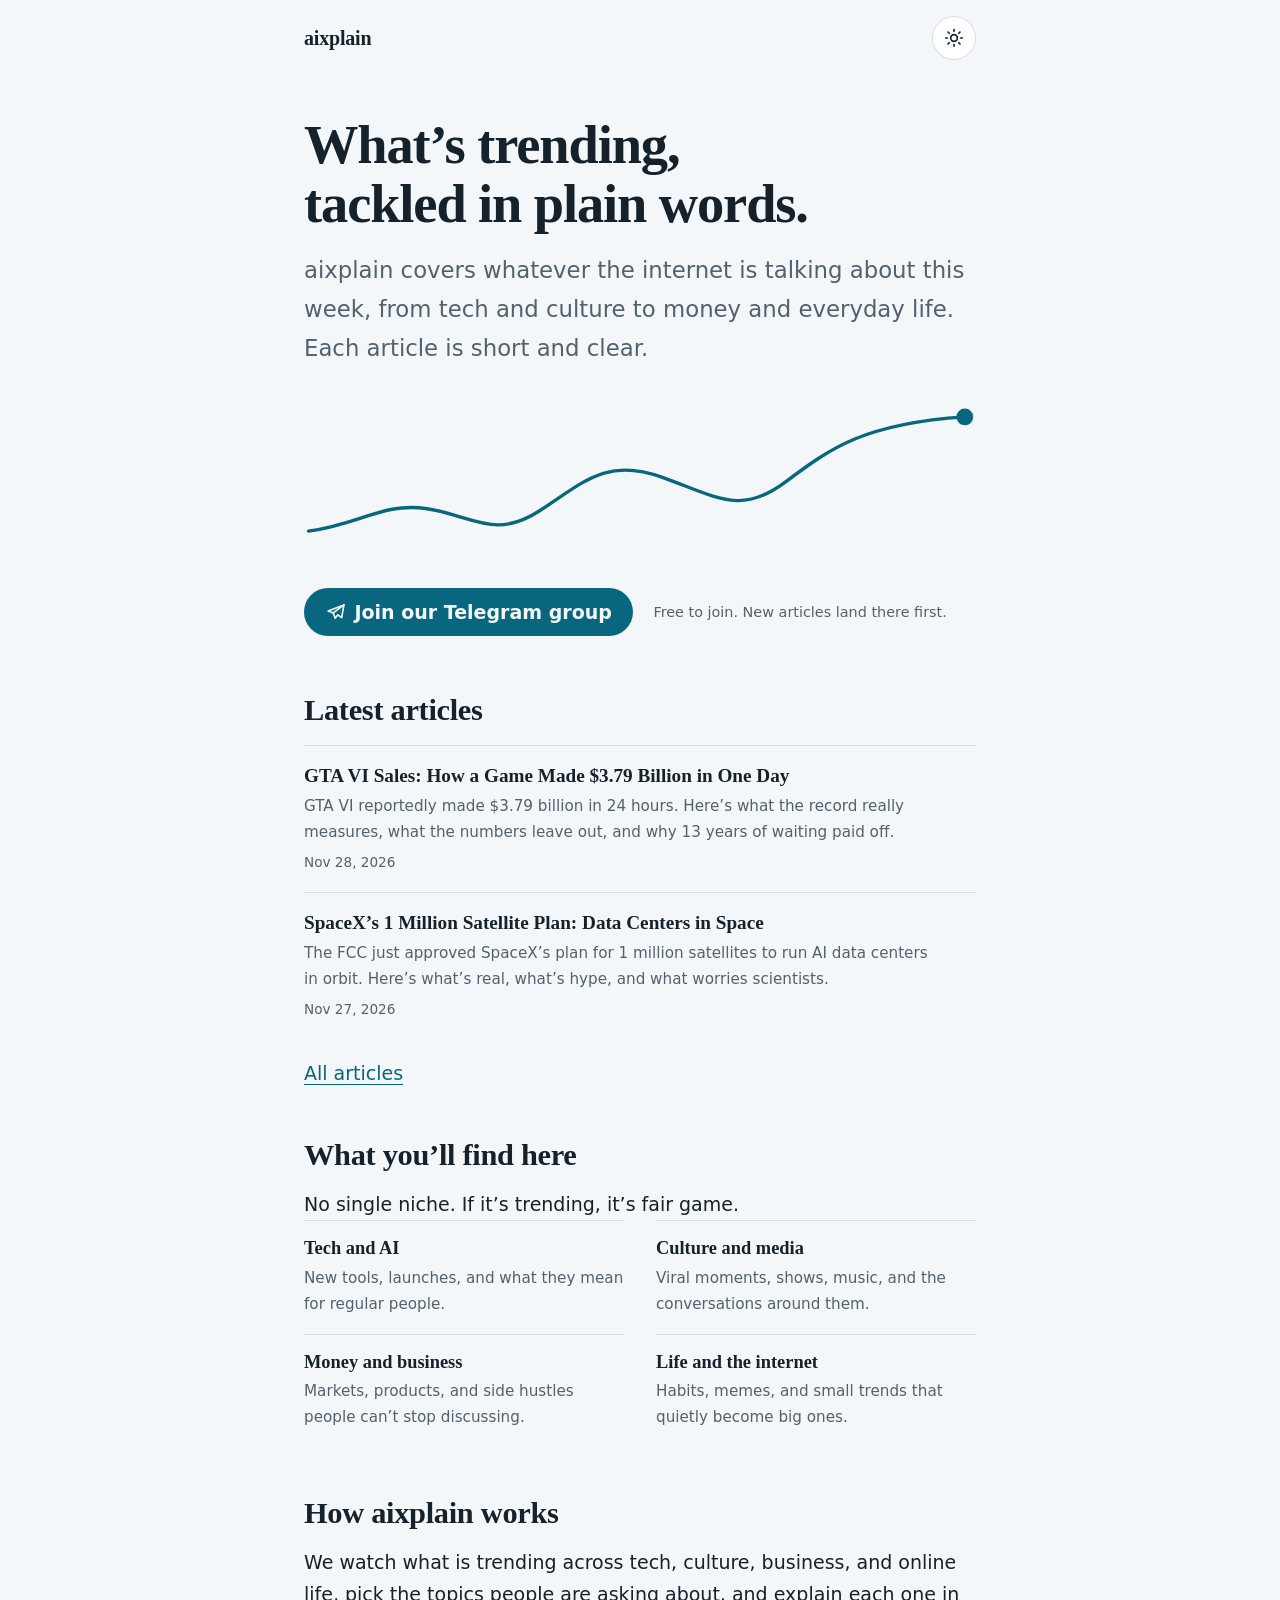
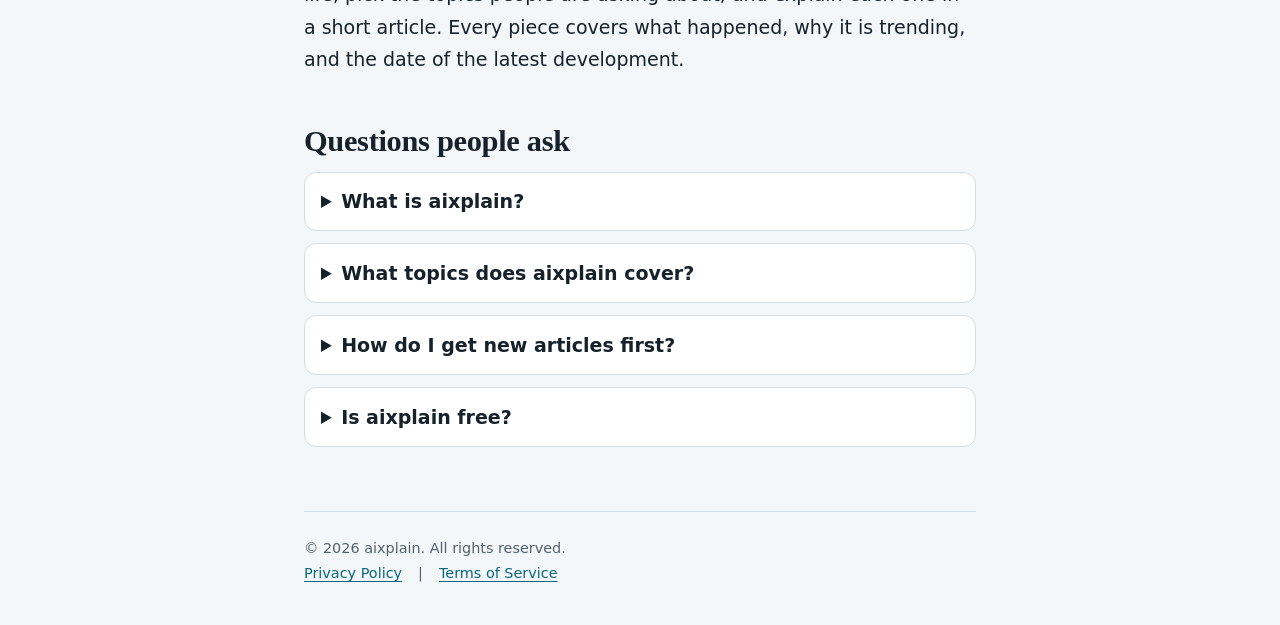
<file: index.html>
<!doctype html>
<html lang="en">

<head>
  <meta charset="utf-8" />
  <meta name="viewport" content="width=device-width, initial-scale=1, viewport-fit=cover" />
  <title>aixplain | Trending Topics Explained in Plain Words</title>
  <meta name="description"
    content="aixplain explains what's trending in AI, tech, culture, money, and online life in short, plain-language articles you can read in a few minutes. Free to read." />
  <meta name="keywords"
    content="trending topics, AI news explained, tech trends, internet culture, viral topics, money and business trends" />
  <meta name="author" content="xclnt-sensai" />
  <meta name="robots" content="index, follow, max-snippet:-1, max-image-preview:large" />
  <meta name="color-scheme" content="light dark" />
  <meta name="theme-color" content="#f4f7f9" media="(prefers-color-scheme: light)" />
  <meta name="theme-color" content="#0e151c" media="(prefers-color-scheme: dark)" />
  <link rel="canonical" href="https://aixplain.pages.dev" />
  <meta property="og:type" content="website" />
  <meta property="og:site_name" content="aixplain" />
  <meta property="og:locale" content="en_US" />
  <meta property="og:title" content="aixplain | Trending Topics Explained in Plain Words" />
  <meta property="og:description" content="Short, plain-language articles on whatever is trending in AI, tech, culture, and money." />
  <meta property="og:url" content="https://aixplain.pages.dev" />
  <meta property="og:image" content="https://aixplain.pages.dev/images/aixplain-home.webp" />
  <meta property="og:image:width" content="1200" />
  <meta property="og:image:height" content="630" />
  <meta property="og:image:alt" content="aixplain: trending topics explained in plain words" />
  <meta name="twitter:card" content="summary_large_image" />
  <meta name="twitter:title" content="aixplain | Trending Topics Explained in Plain Words" />
  <meta name="twitter:description" content="Short, plain-language articles on whatever is trending." />
  <meta name="twitter:image" content="https://aixplain.pages.dev/images/aixplain-home.webp" /> 
  <link rel="stylesheet" href="css/blog.css" />
  <link rel="stylesheet" href="css/index.css" />
  <script type="application/ld+json">
  {
    "@context": "https://schema.org",
    "@graph": [
      {
        "@type": "WebSite",
        "@id": "https://aixplain.pages.dev/#website",
        "name": "aixplain",
        "url": "https://aixplain.pages.dev/",
        "description": "Short, plain-language articles on whatever is trending in tech, culture, money, and the internet.",
        "inLanguage": "en",
        "publisher": { "@id": "https://aixplain.pages.dev/#org" }
      },
      {
        "@type": "Organization",
        "@id": "https://aixplain.pages.dev/#org",
        "name": "aixplain",
        "url": "https://aixplain.pages.dev/"
      },
      {
        "@type": "Blog",
        "@id": "https://aixplain.pages.dev/#blog",
        "name": "aixplain",
        "url": "https://aixplain.pages.dev/blogs/",
        "isPartOf": { "@id": "https://aixplain.pages.dev/#website" },
        "inLanguage": "en"
      }
    ]
  }
  </script>
  <script>
    try {
      var t = localStorage.getItem("theme");
      if (t === "light" || t === "dark")
        document.documentElement.dataset.theme = t;
    } catch (e) {}
  </script>
  <link rel="alternate" type="application/rss+xml" title="aixplain" href="https://aixplain.pages.dev/feed.xml" />
</head>

<body>
  <a class="skip" href="#main">Skip to main content</a>
  
  <div class="wrap">
    <header class="masthead">
      <a class="brand" href="./">aixplain</a>
      <button class="icon-btn" type="button" id="theme-toggle" aria-label="Switch theme">
        <svg id="icon-sun" width="20" height="20" viewBox="0 0 24 24" fill="none" stroke="currentColor" stroke-width="2" stroke-linecap="round" aria-hidden="true">
          <circle cx="12" cy="12" r="4" />
          <path d="M12 2v2M12 20v2M4.9 4.9l1.4 1.4M17.7 17.7l1.4 1.4M2 12h2M20 12h2M4.9 19.1l1.4-1.4M17.7 6.3l1.4-1.4" />
        </svg>
        <svg id="icon-moon" width="20" height="20" viewBox="0 0 24 24" fill="none" stroke="currentColor" stroke-width="2" stroke-linecap="round" stroke-linejoin="round" aria-hidden="true" hidden>
          <path d="M21 12.8A9 9 0 1 1 11.2 3a7 7 0 0 0 9.8 9.8z" />
        </svg>
      </button>
    </header>
  </div>
  
  <main id="main" class="wrap">
    <section class="hero" aria-labelledby="hero-title">
      <h1 id="hero-title">What’s trending, tackled in plain words.</h1>
      <p class="deck">
        aixplain covers whatever the internet is talking about this week, from
        tech and culture to money and everyday life. Each article is short and
        clear.
      </p>
      
      <svg class="trend" viewBox="0 0 600 140" fill="none" stroke="currentColor" stroke-width="3" stroke-linecap="round" stroke-linejoin="round" aria-hidden="true">
        <path class="trend__line" pathLength="1" d="M4 118 C 50 112, 70 92, 110 98 S 170 126, 210 100 S 270 52, 320 70 S 390 104, 430 74 S 500 22, 590 16" />
        <circle class="trend__dot" cx="590" cy="16" r="6" fill="currentColor" />
      </svg>
      
      <div class="cta">
        <a class="btn" href="https://t.me/your-group-name" rel="noopener" target="_blank">
          <svg width="20" height="20" viewBox="0 0 24 24" fill="none" stroke="currentColor" stroke-width="2" stroke-linecap="round" stroke-linejoin="round" aria-hidden="true">
            <path d="M21.5 3.5 2.5 10.8l6.2 2.3 2.3 6.4 3.2-4.1 4.6 3.4z" />
            <path d="m8.7 13.1 12.8-9.6" />
          </svg>
          Join our Telegram group
        </a>
        <p class="cta__note">Free to join. New articles land there first.</p>
      </div>
    </section>
    
    <!-- LATEST:START -->
    <section aria-labelledby="latest-title">
      <h2 id="latest-title">Latest articles</h2>
      <ol class="posts">
        <li>
          <h3 class="post__title"><a href="/blogs/2026/gta-vi-sales-how-a-game-made-3-79-billion-in-one-day">GTA VI Sales: How a Game Made $3.79 Billion in One Day</a></h3>
          <p class="post__desc">GTA VI reportedly made $3.79 billion in 24 hours. Here’s what the record really measures, what the numbers leave out, and why 13 years of waiting paid off.</p>
          <p class="post__meta"><time datetime="2026-11-28">Nov 28, 2026</time></p>
        </li>
        <li>
          <h3 class="post__title"><a href="/blogs/2026/spacexs-1-million-satellite-plan-data-centers-in-space">SpaceX’s 1 Million Satellite Plan: Data Centers in Space</a></h3>
          <p class="post__desc">The FCC just approved SpaceX’s plan for 1 million satellites to run AI data centers in orbit. Here’s what’s real, what’s hype, and what worries scientists.</p>
          <p class="post__meta"><time datetime="2026-11-27">Nov 27, 2026</time></p>
        </li>
      </ol>
      <p><a href="/blogs/">All articles</a></p>
    </section>
    <!-- LATEST:END -->

    <section aria-labelledby="topics-title">
      <h2 id="topics-title">What you’ll find here</h2>
      <p>No single niche. If it’s trending, it’s fair game.</p>
      <dl class="topics">
        <div>
          <dt>Tech and AI</dt>
          <dd>New tools, launches, and what they mean for regular people.</dd>
        </div>
        <div>
          <dt>Culture and media</dt>
          <dd>
            Viral moments, shows, music, and the conversations around them.
          </dd>
        </div>
        <div>
          <dt>Money and business</dt>
          <dd>
            Markets, products, and side hustles people can’t stop discussing.
          </dd>
        </div>
        <div>
          <dt>Life and the internet</dt>
          <dd>
            Habits, memes, and small trends that quietly become big ones.
          </dd>
        </div>
      </dl>
    </section>

    <section aria-labelledby="how-title">
      <h2 id="how-title">How aixplain works</h2>
      <p>
        We watch what is trending across tech, culture, business, and online
        life, pick the topics people are asking about, and explain each one in
        a short article. Every piece covers what happened, why it is trending,
        and the date of the latest development.
      </p>
    </section>
    
    <section aria-labelledby="faq-title">
      <h2 id="faq-title">Questions people ask</h2>
      <details name="faq">
        <summary>What is aixplain?</summary>
        <p>A free reading site that explains trending topics in plain language.</p>
      </details>
      <details name="faq">
        <summary>What topics does aixplain cover?</summary>
        <p>AI and technology, culture and media, money and business, and everyday life online.</p>
      </details>
      <details name="faq">
        <summary>How do I get new articles first?</summary>
        <p>Join the Telegram group. New articles are posted there first.</p>
      </details>
      <details name="faq">
        <summary>Is aixplain free?</summary>
        <p>Yes. The site is free to read and supported by ads.</p>
      </details>
    </section>
  </main>
  
  <div class="wrap">
    <footer>
      <div>
        © <span id="current-year">2026</span> aixplain. All rights reserved.
      </div>
      <div class="legal">
        <a href="privacy.html">Privacy Policy</a> |
        <a href="terms.html">Terms of Service</a>
      </div>
    </footer>
  </div>
  
  <script src="js/index.js" type="module" defer></script>
</body>

</html>
</file>
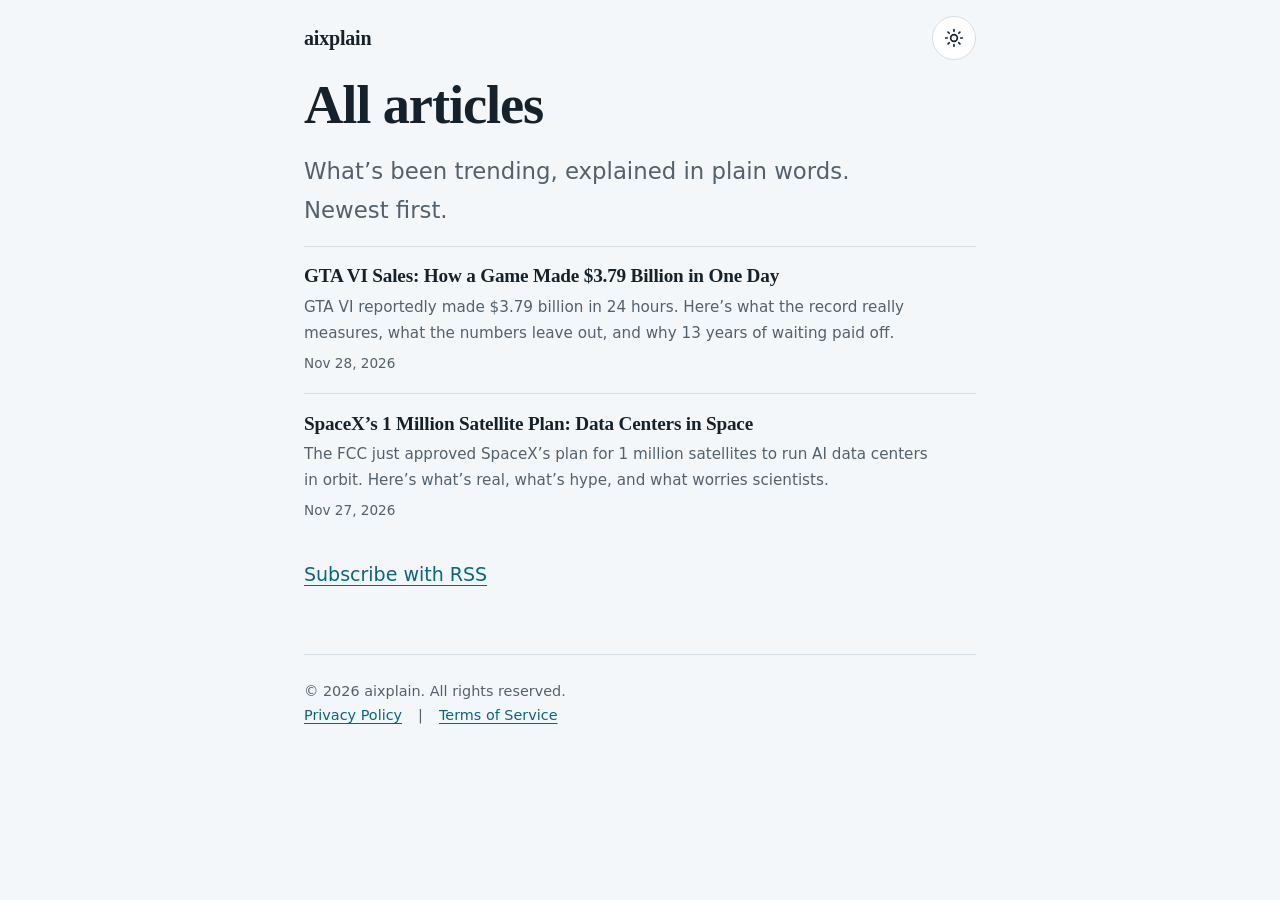
<file: blogs/index.html>
<!doctype html>
<html lang="en">

<head>
  <meta charset="utf-8" />
  <meta name="viewport" content="width=device-width, initial-scale=1, viewport-fit=cover" />
  <title>All articles | aixplain</title>
  <meta name="description" content="Every aixplain article, newest first. Plain-language explanations of what&#39;s trending in tech, culture, money, and the internet." />
  <meta name="author" content="xclnt-sensai" />
  <meta name="robots" content="index, follow" />
  <meta name="color-scheme" content="light dark" />
  <meta name="theme-color" content="#f4f7f9" media="(prefers-color-scheme: light)" />
  <meta name="theme-color" content="#0e151c" media="(prefers-color-scheme: dark)" />
  <link rel="canonical" href="https://aixplain.pages.dev/blogs/" />
  <link rel="alternate" type="application/rss+xml" title="aixplain" href="https://aixplain.pages.dev/feed.xml" />
  <meta property="og:type" content="website" />
  <meta property="og:site_name" content="aixplain" />
  <meta property="og:title" content="All articles | aixplain" />
  <meta property="og:description" content="Every aixplain article, newest first. Plain-language explanations of what&#39;s trending in tech, culture, money, and the internet." />
  <meta property="og:url" content="https://aixplain.pages.dev/blogs/" />
  <meta name="twitter:card" content="summary" />
  <meta name="twitter:title" content="All articles | aixplain" />
  <link rel="stylesheet" href="../css/blog.css" />
  <link rel="stylesheet" href="../css/index.css" />
  <script>
    try {
      var t = localStorage.getItem("theme");
      if (t === "light" || t === "dark")
        document.documentElement.dataset.theme = t;
    } catch (e) {}
  </script>
</head>

<body>
  <a class="skip" href="#main">Skip to main content</a>

  <div class="wrap">
    <header class="masthead">
      <a class="brand" href="/">aixplain</a>
      <button class="icon-btn" type="button" id="theme-toggle" aria-label="Switch theme">
        <svg id="icon-sun" width="20" height="20" viewBox="0 0 24 24" fill="none" stroke="currentColor" stroke-width="2" stroke-linecap="round" aria-hidden="true">
          <circle cx="12" cy="12" r="4" />
          <path d="M12 2v2M12 20v2M4.9 4.9l1.4 1.4M17.7 17.7l1.4 1.4M2 12h2M20 12h2M4.9 19.1l1.4-1.4M17.7 6.3l1.4-1.4" />
        </svg>
        <svg id="icon-moon" width="20" height="20" viewBox="0 0 24 24" fill="none" stroke="currentColor" stroke-width="2" stroke-linecap="round" stroke-linejoin="round" aria-hidden="true" hidden>
          <path d="M21 12.8A9 9 0 1 1 11.2 3a7 7 0 0 0 9.8 9.8z" />
        </svg>
      </button>
    </header>
  </div>

  <main id="main" class="wrap">
    <section aria-labelledby="archive-title">
      <h1 id="archive-title">All articles</h1>
      <p class="deck">What’s been trending, explained in plain words. Newest first.</p>
      <ol class="posts">
        <li>
          <h2 class="post__title"><a href="/blogs/2026/gta-vi-sales-how-a-game-made-3-79-billion-in-one-day">GTA VI Sales: How a Game Made $3.79 Billion in One Day</a></h2>
          <p class="post__desc">GTA VI reportedly made $3.79 billion in 24 hours. Here’s what the record really measures, what the numbers leave out, and why 13 years of waiting paid off.</p>
          <p class="post__meta"><time datetime="2026-11-28">Nov 28, 2026</time></p>
        </li>
        <li>
          <h2 class="post__title"><a href="/blogs/2026/spacexs-1-million-satellite-plan-data-centers-in-space">SpaceX’s 1 Million Satellite Plan: Data Centers in Space</a></h2>
          <p class="post__desc">The FCC just approved SpaceX’s plan for 1 million satellites to run AI data centers in orbit. Here’s what’s real, what’s hype, and what worries scientists.</p>
          <p class="post__meta"><time datetime="2026-11-27">Nov 27, 2026</time></p>
        </li>
      </ol>
      <p><a href="https://aixplain.pages.dev/feed.xml">Subscribe with RSS</a></p>
    </section>
  </main>

  <div class="wrap">
    <footer>
      <div>
        © <span id="current-year">2026</span> aixplain. All rights reserved.
      </div>
      <div class="legal">
        <a href="/privacy">Privacy Policy</a> |
        <a href="/terms">Terms of Service</a>
      </div>
    </footer>
  </div>

  <script src="../js/index.js" type="module" defer></script>
</body>

</html>
</file>
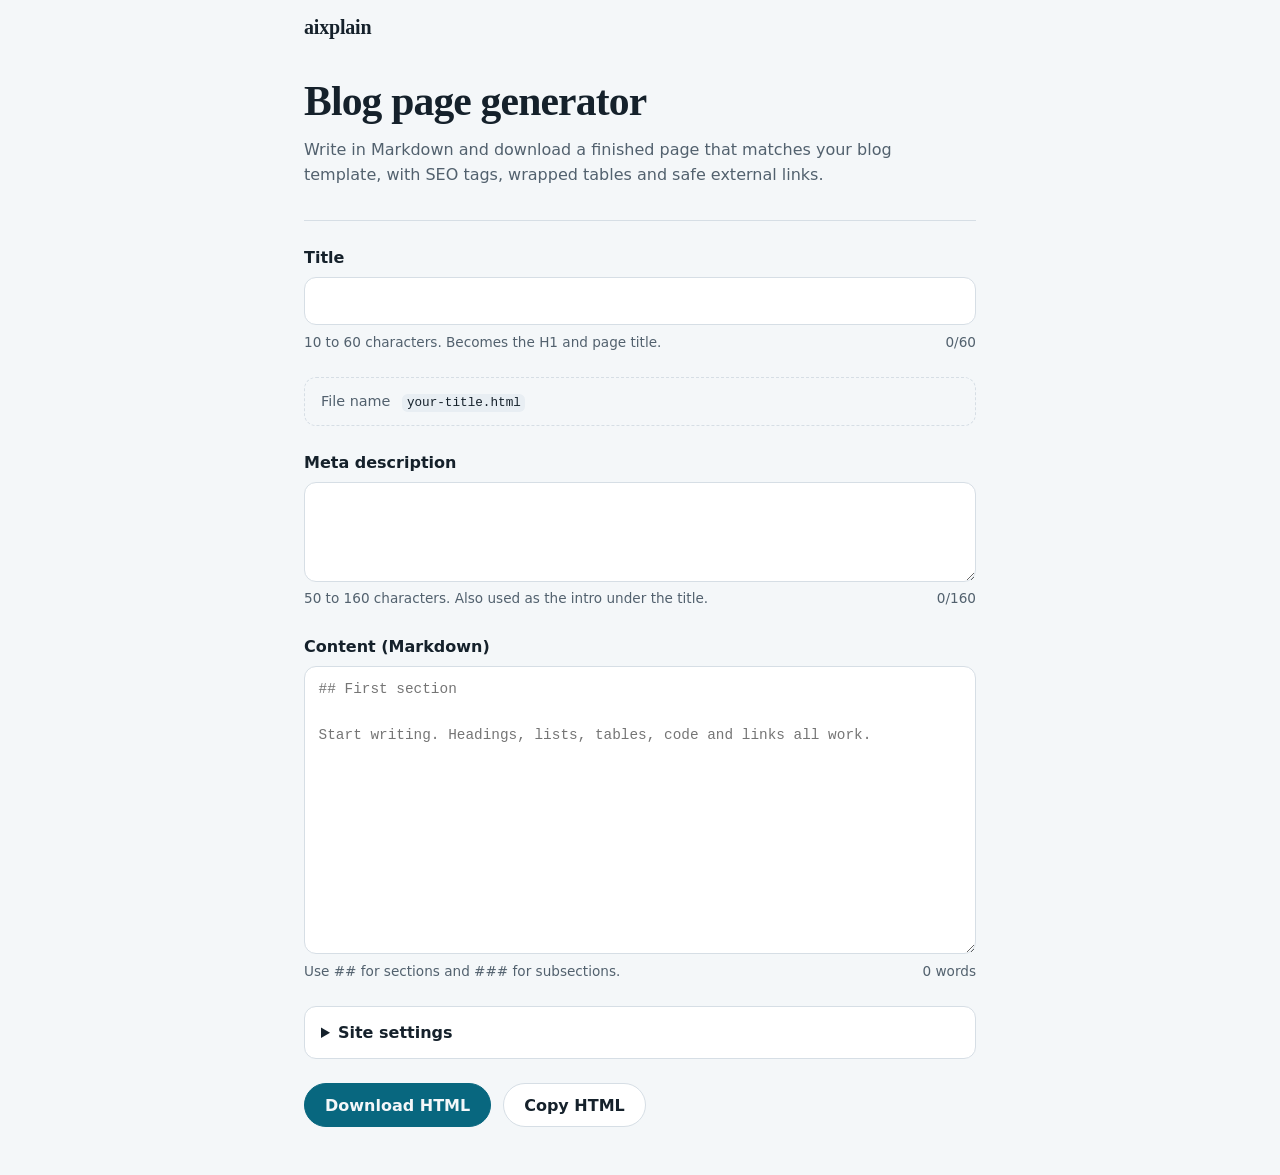
<file: generator.html>
<!doctype html>
<html lang="en">

<head>
  <meta charset="utf-8" />
  <meta name="viewport" content="width=device-width, initial-scale=1, viewport-fit=cover" />
  <title>Blog Generator | aixplain</title>
  <meta name="description" content="Write Markdown, get a finished blog page as a downloadable HTML file." />
  <meta name="color-scheme" content="light dark" />
  <link rel="stylesheet" href="css/generator.css" />
</head>

<body>
  <div class="wrap">
    <span class="brand">aixplain</span>
    <main>
      <h1>Blog page generator</h1>
      <p class="lede">
        Write in Markdown and download a finished page that matches your blog
        template, with SEO tags, wrapped tables and safe external links.
      </p>
      
      <form id="form" novalidate autocomplete="off">
        <div class="field">
          <label for="title">Title</label>
          <input id="title" name="title" type="text" autocomplete="off" required aria-describedby="hint-title err-title" />
          <div class="meta">
            <span id="hint-title">10 to 60 characters. Becomes the H1 and page title.</span><span class="count" id="count-title">0/60</span>
          </div>
          <p class="error" id="err-title" role="alert"></p>
        </div>
        
        <div class="slug" aria-live="polite">
          <span>File name</span><code id="slug-out">your-title.html</code>
        </div>
        
        <div class="field">
          <label for="description">Meta description</label>
          <textarea id="description" name="description" rows="3" required aria-describedby="hint-description err-description"></textarea>
          <div class="meta">
            <span id="hint-description">50 to 160 characters. Also used as the intro under the
              title.</span><span class="count" id="count-description">0/160</span>
          </div>
          <p class="error" id="err-description" role="alert"></p>
        </div>
        
        <div class="field">
          <label for="content">Content (Markdown)</label>
          <textarea id="content" name="content" spellcheck="true" required aria-describedby="hint-content err-content" placeholder="## First section&#10;&#10;Start writing. Headings, lists, tables, code and links all work."></textarea>
          <div class="meta">
            <span id="hint-content">Use ## for sections and ### for subsections.</span><span class="count" id="count-content">0 words</span>
          </div>
          <p class="error" id="err-content" role="alert"></p>
        </div>
        
        <details>
          <summary>Site settings</summary>
          <div class="settings">
            <div class="field">
              <label for="siteUrl">Base URL (optional)</label>
              <input id="siteUrl" type="url" inputmode="url" autocomplete="url" placeholder="https://example.com/" value="https://aixplain.pages.dev/" aria-describedby="hint-siteUrl err-siteUrl" />
              <div class="meta">
                <span id="hint-siteUrl">Sets the canonical URL and og:image.</span>
              </div>
              <p class="error" id="err-siteUrl" role="alert"></p>
            </div>
            <div class="field">
              <label for="siteName">Site name</label>
              <input id="siteName" type="text" value="aixplain" aria-describedby="err-siteName" />
              <p class="error" id="err-siteName" role="alert"></p>
            </div>
            <div class="field">
              <label for="author">Author</label>
              <input id="author" type="text" value="xclnt-sensai" aria-describedby="err-author" />
              <p class="error" id="err-author" role="alert"></p>
            </div>
          </div>
        </details>
        
        <div class="actions">
          <button class="btn btn--primary" type="submit" id="btn-download">
            Download HTML
          </button>
          <button class="btn" type="button" id="btn-copy">Copy HTML</button>
          <span class="status" id="status" role="status" aria-live="polite"></span>
        </div>
      </form>
    </main>
  </div>
  
  <script src="js/marked.min.js" defer></script>
  <script src="js/generator.js" defer></script>
</body>

</html>
</file>
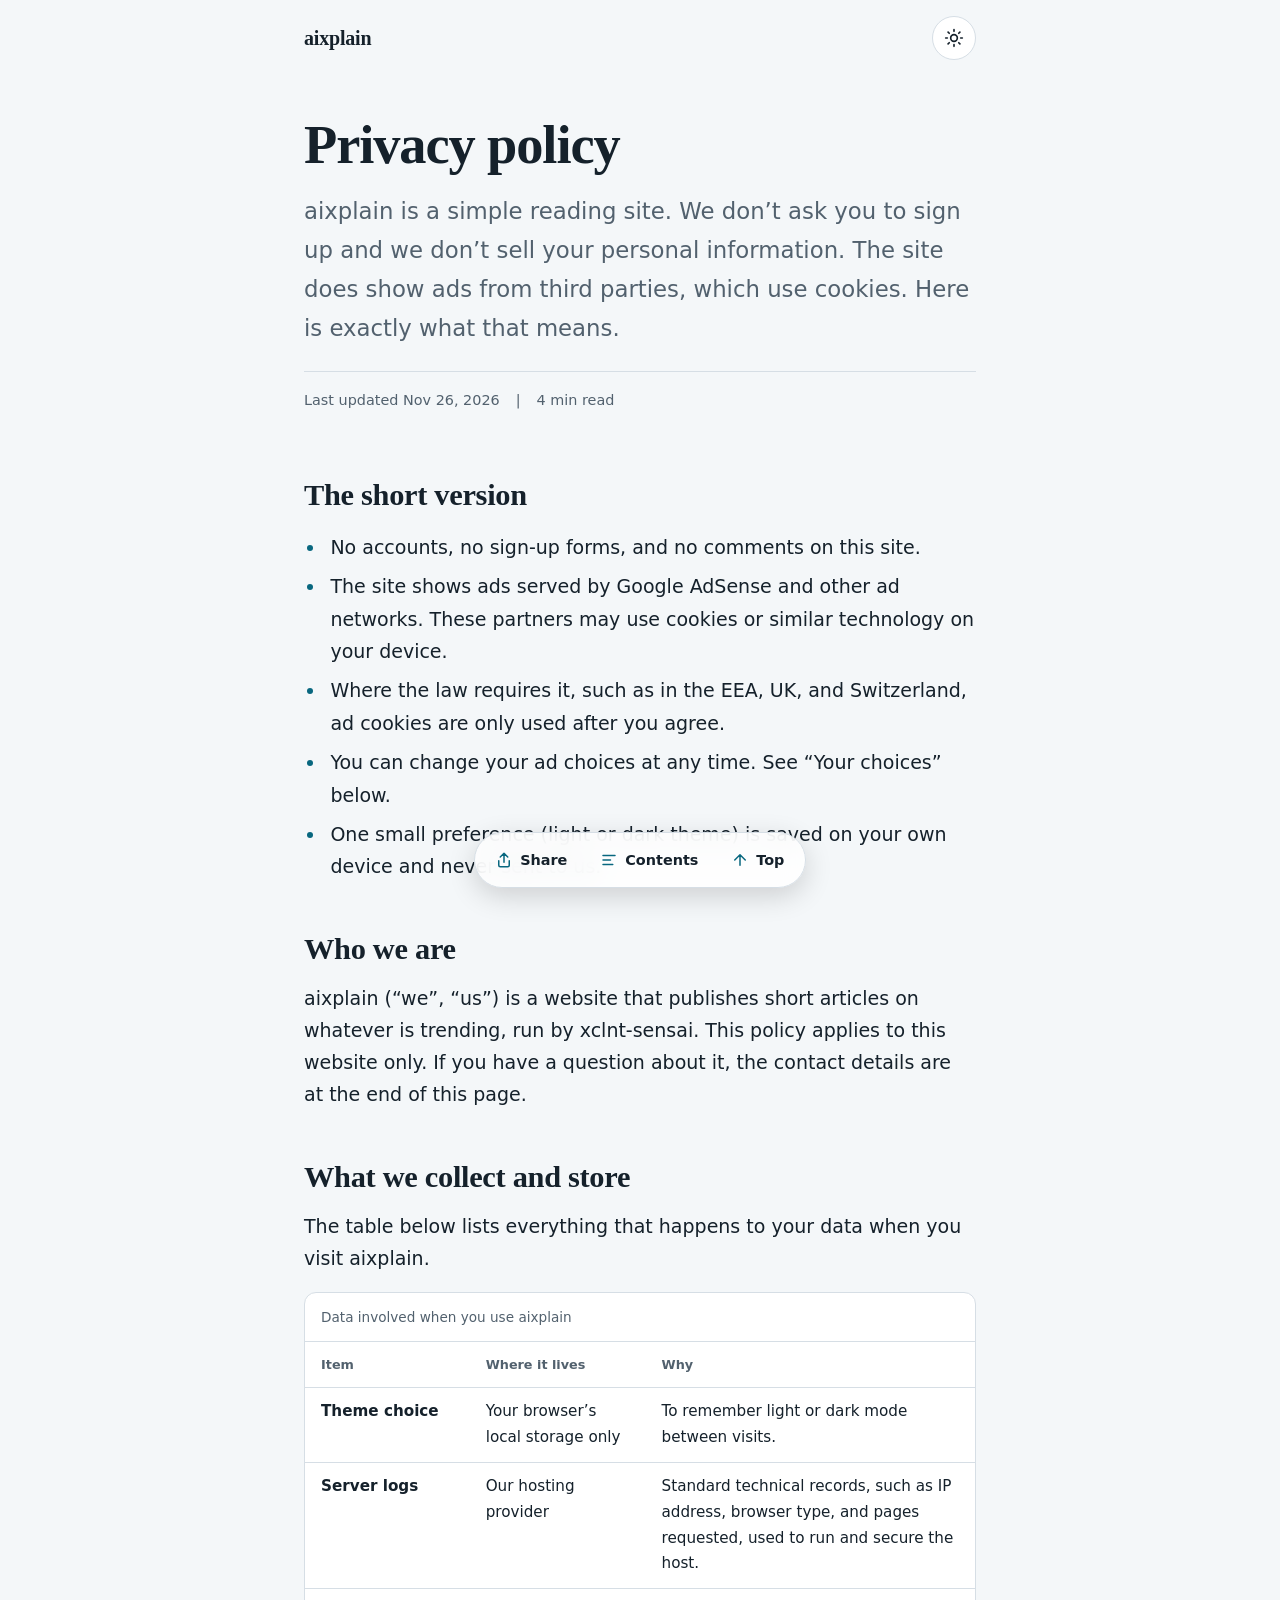
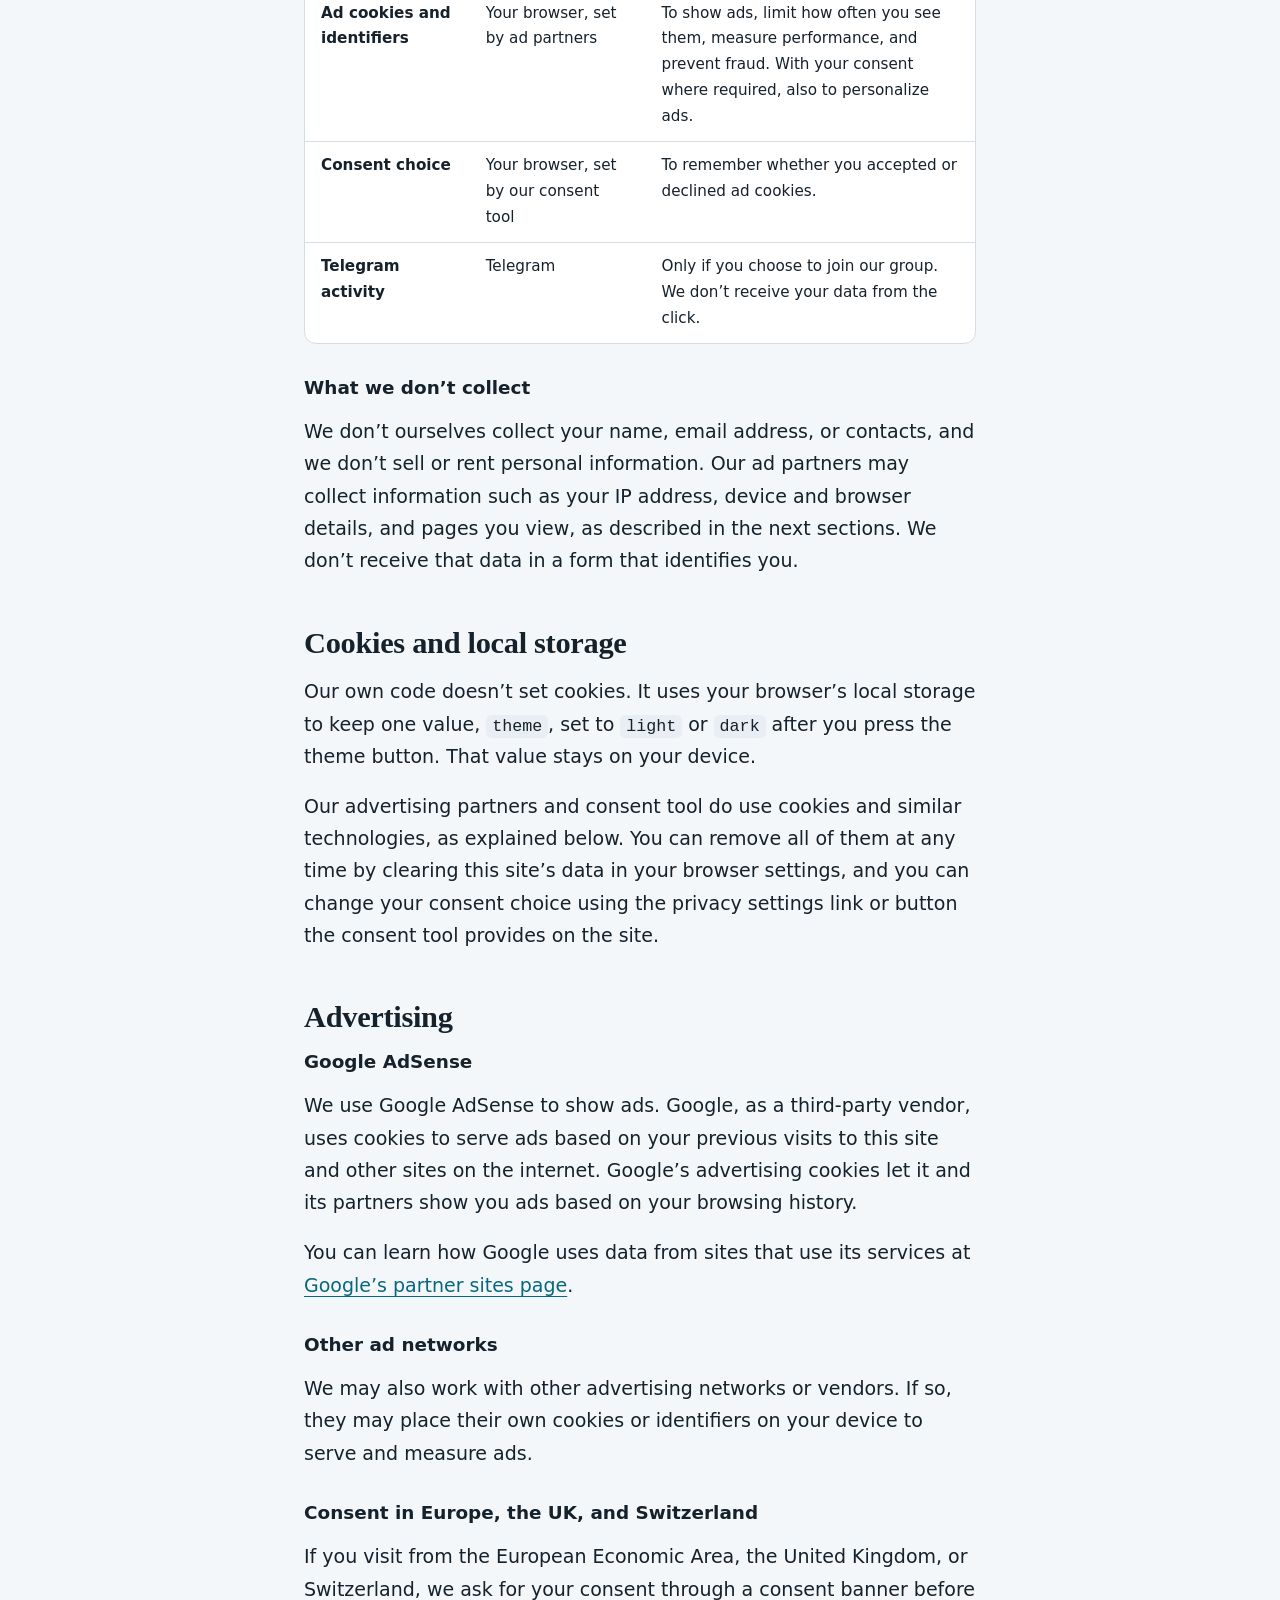
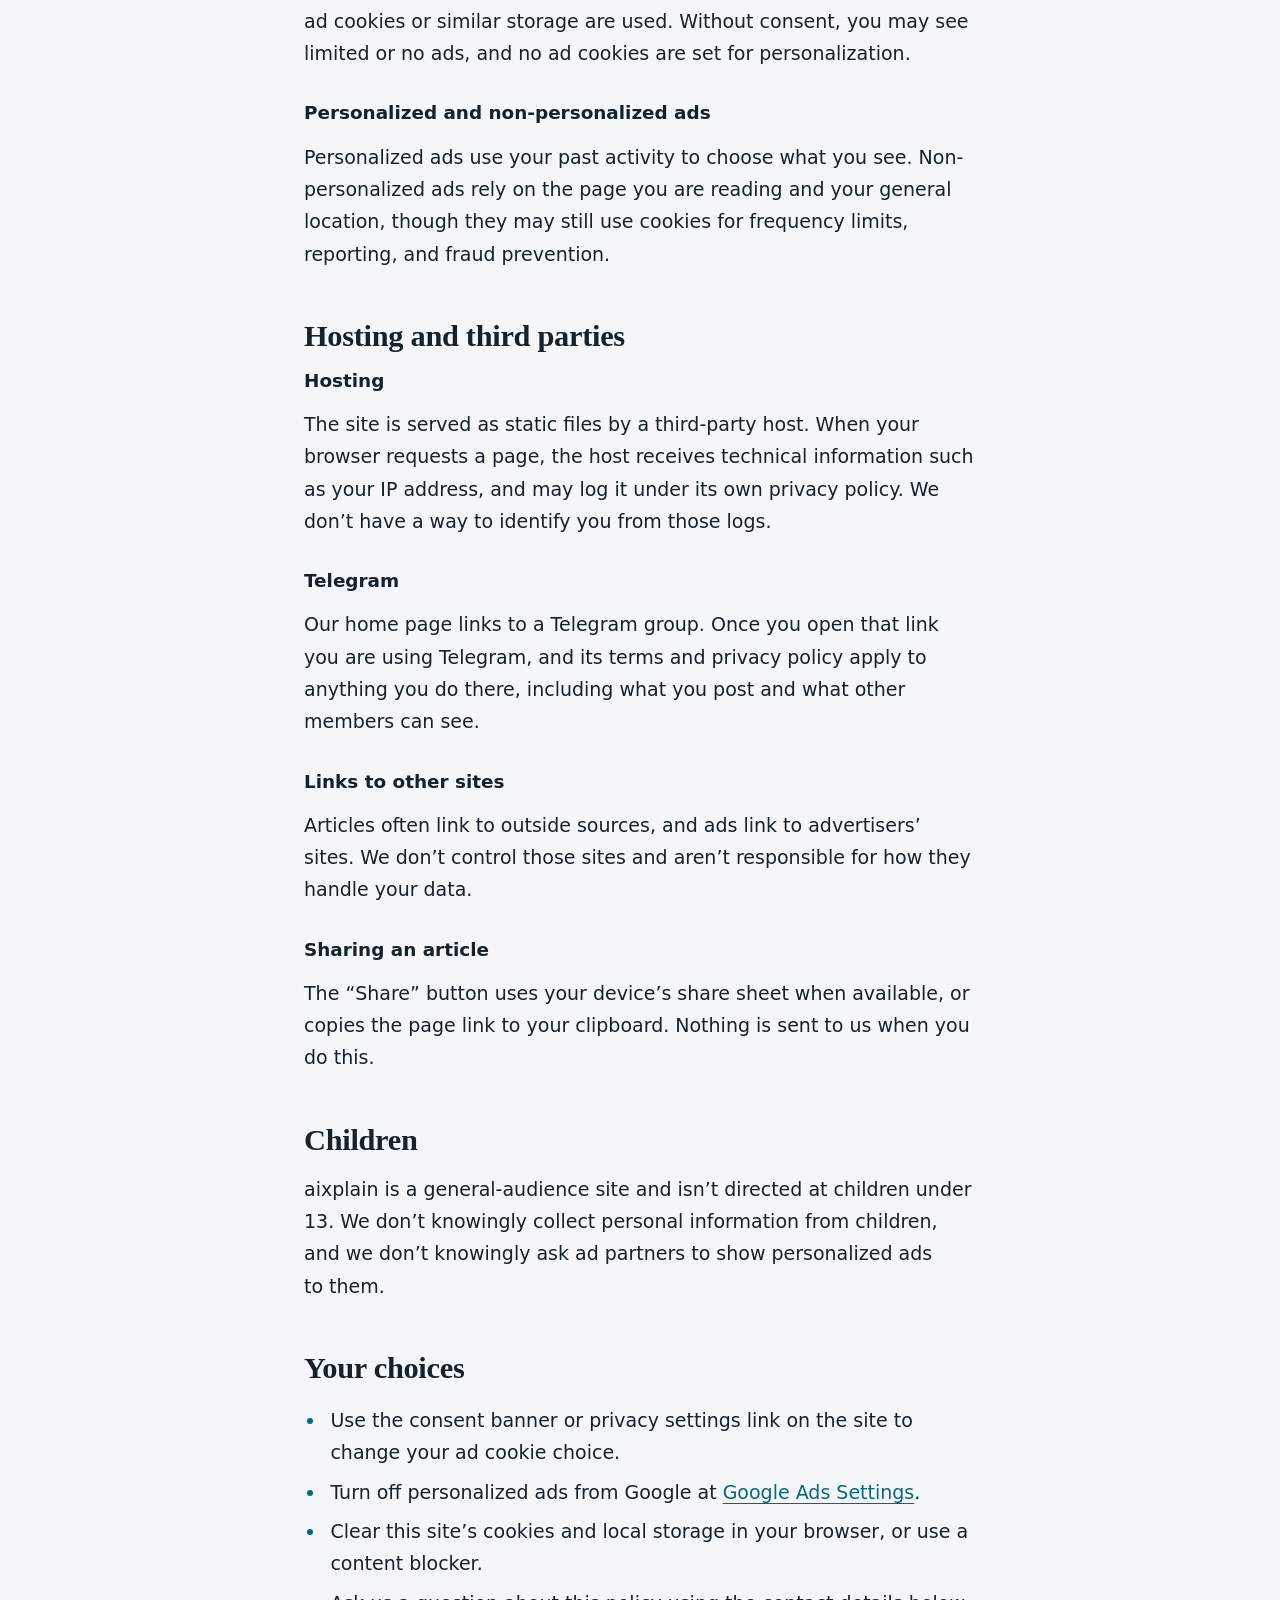
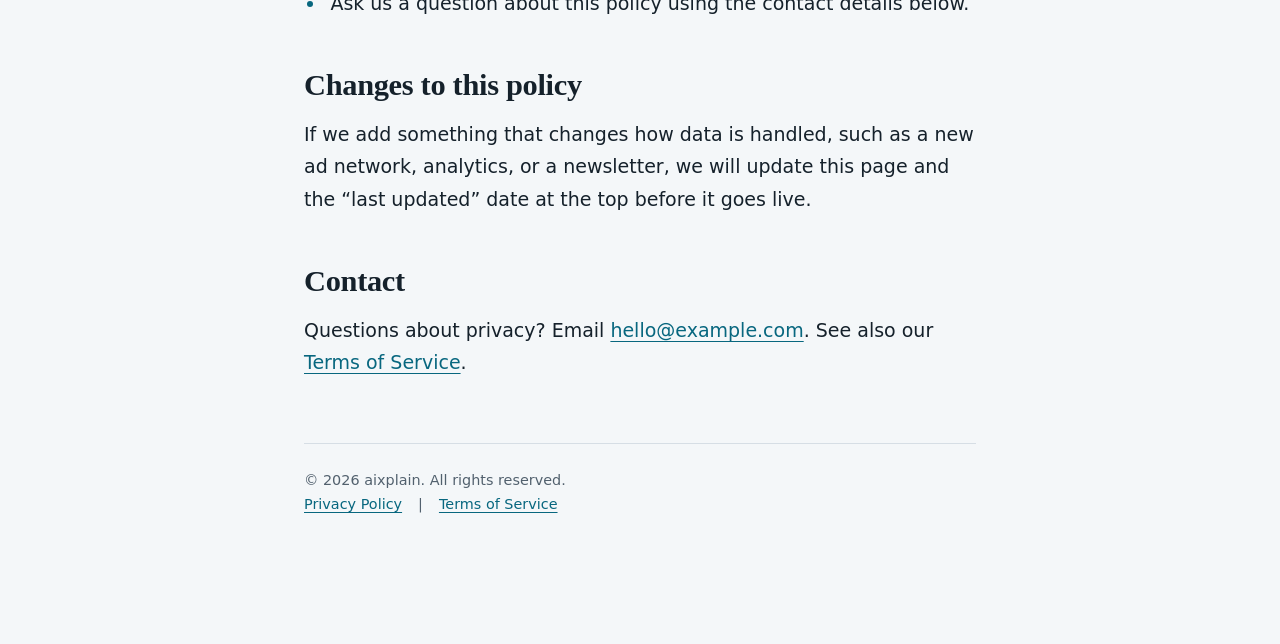
<file: privacy.html>
<!doctype html>
<html lang="en">

<head>
  <meta charset="utf-8" />
  <meta name="viewport" content="width=device-width, initial-scale=1, viewport-fit=cover" />
  <title>Privacy Policy | aixplain</title>
  <meta name="description"
    content="What aixplain collects, how ads and cookies work on the site, and the choices you have. Short, plain-language privacy policy." />
  <meta name="author" content="xclnt-sensai" />
  <meta name="robots" content="index, follow" />
  <meta name="color-scheme" content="light dark" />
  <meta name="theme-color" content="#f4f7f9" media="(prefers-color-scheme: light)" />
  <meta name="theme-color" content="#0e151c" media="(prefers-color-scheme: dark)" />
  <link rel="canonical" href="https://aixplain.pages.dev/privacy.html" />
  <meta property="og:type" content="website" />
  <meta property="og:site_name" content="aixplain" />
  <meta property="og:title" content="Privacy Policy | aixplain" />
  <meta property="og:description"
    content="What aixplain collects, what it doesn't, and the few things stored on your device." />
  <meta property="og:url" content="https://aixplain.pages.dev/privacy.html" />
  <meta name="twitter:card" content="summary" />
  <meta name="twitter:title" content="Privacy Policy | aixplain" />
  <link rel="stylesheet" href="css/blog.css" />
  <script>
    try {
      var t = localStorage.getItem("theme");
      if (t === "light" || t === "dark")
        document.documentElement.dataset.theme = t;
    } catch (e) { }
  </script>
</head>

<body>
  <a class="skip" href="#main">Skip to main content</a>

  <div class="wrap">
    <header class="masthead">
      <a class="brand" href="./">aixplain</a>
      <button class="icon-btn" type="button" id="theme-toggle" aria-label="Switch theme">
        <svg id="icon-sun" width="20" height="20" viewBox="0 0 24 24" fill="none" stroke="currentColor" stroke-width="2"
          stroke-linecap="round" aria-hidden="true">
          <circle cx="12" cy="12" r="4" />
          <path
            d="M12 2v2M12 20v2M4.9 4.9l1.4 1.4M17.7 17.7l1.4 1.4M2 12h2M20 12h2M4.9 19.1l1.4-1.4M17.7 6.3l1.4-1.4" />
        </svg>
        <svg id="icon-moon" width="20" height="20" viewBox="0 0 24 24" fill="none" stroke="currentColor"
          stroke-width="2" stroke-linecap="round" stroke-linejoin="round" aria-hidden="true" hidden>
          <path d="M21 12.8A9 9 0 1 1 11.2 3a7 7 0 0 0 9.8 9.8z" />
        </svg>
      </button>
    </header>
  </div>

  <main id="main" class="wrap">
    <article>
      <header>
        <h1>Privacy policy</h1>
        <p class="deck">
          aixplain is a simple reading site. We don’t ask you to sign up and we
          don’t sell your personal information. The site does show ads from
          third parties, which use cookies. Here is exactly what that
          means.
        </p>
        <div class="meta">
          <span>Last updated
            <time datetime="2026-11-26">Nov 26, 2026</time></span>
          |
          <span>4 min read</span>
        </div>
      </header>

      <h2>The short version</h2>
      <ul>
        <li>No accounts, no sign-up forms, and no comments on this site.</li>
        <li>
          The site shows ads served by Google AdSense and other ad networks. 
          These partners may use cookies or similar technology on your device.
        </li>
        <li>
          Where the law requires it, such as in the EEA, UK, and
          Switzerland, ad cookies are only used after you agree.
        </li>
        <li>
          You can change your ad choices at any time. See “Your choices”
          below.
        </li>
        <li>
          One small preference (light or dark theme) is saved on your own
          device and never sent to us.
        </li>
      </ul>

      <h2>Who we are</h2>
      <p>
        aixplain (“we”, “us”) is a website that publishes short articles on
        whatever is trending, run by xclnt-sensai. This policy applies to this
        website only. If you have a question about it, the contact details are
        at the end of this page.
      </p>

      <h2>What we collect and store</h2>
      <p>
        The table below lists everything that happens to your data when you
        visit aixplain.
      </p>
      <div class="table-wrap" role="region" aria-label="Data collected by aixplain" tabindex="0">
        <table>
          <caption>
            Data involved when you use aixplain
          </caption>
          <thead>
            <tr>
              <th scope="col">Item</th>
              <th scope="col">Where it lives</th>
              <th scope="col">Why</th>
            </tr>
          </thead>
          <tbody>
            <tr>
              <th scope="row">Theme choice</th>
              <td>Your browser’s local storage only</td>
              <td>To remember light or dark mode between visits.</td>
            </tr>
            <tr>
              <th scope="row">Server logs</th>
              <td>Our hosting provider</td>
              <td>
                Standard technical records, such as IP address, browser type,
                and pages requested, used to run and secure the host.
              </td>
            </tr>
            <tr>
              <th scope="row">Ad cookies and identifiers</th>
              <td>Your browser, set by ad partners</td>
              <td>
                To show ads, limit how often you see them, measure
                performance, and prevent fraud. With your consent where
                required, also to personalize ads.
              </td>
            </tr>
            <tr>
              <th scope="row">Consent choice</th>
              <td>Your browser, set by our consent tool</td>
              <td>To remember whether you accepted or declined ad cookies.</td>
            </tr>
            <tr>
              <th scope="row">Telegram activity</th>
              <td>Telegram</td>
              <td>
                Only if you choose to join our group. We don’t receive your
                data from the click.
              </td>
            </tr>
          </tbody>
        </table>
      </div>

      <h3>What we don’t collect</h3>
      <p>
        We don’t ourselves collect your name, email address, or contacts, and
        we don’t sell or rent personal information. Our ad partners may
        collect information such as your IP address, device and browser
        details, and pages you view, as described in the next sections. We
        don’t receive that data in a form that identifies you.
      </p>

      <h2>Cookies and local storage</h2>
      <p>
        Our own code doesn’t set cookies. It uses your browser’s local
        storage to keep one value, <code>theme</code>, set to
        <code>light</code> or <code>dark</code> after you press the theme
        button. That value stays on your device.
      </p>
      <p>
        Our advertising partners and consent tool do use cookies and
        similar technologies, as explained below. You can remove all of them
        at any time by clearing this site’s data in your browser settings,
        and you can change your consent choice using the privacy settings
        link or button the consent tool provides on the site.
      </p>

      <h2>Advertising</h2>
      <h3>Google AdSense</h3>
      <p>
        We use Google AdSense to show ads. Google, as a third-party vendor,
        uses cookies to serve ads based on your previous visits to this site
        and other sites on the internet. Google’s advertising cookies let it
        and its partners show you ads based on your browsing history.
      </p>
      <p>
        You can learn how Google uses data from sites that use its services
        at
        <a href="https://policies.google.com/technologies/partner-sites" rel="noopener">Google’s partner sites page</a>.
      </p>
      <h3>Other ad networks</h3>
      <p>
        We may also work with other advertising networks or vendors. If so,
        they may place their own cookies or identifiers on your device to
        serve and measure ads.
      </p>
      <h3>Consent in Europe, the UK, and Switzerland</h3>
      <p>
        If you visit from the European Economic Area, the United Kingdom, or
        Switzerland, we ask for your consent through a consent banner before
        ad cookies or similar storage are used. Without consent, you may see
        limited or no ads, and no ad cookies are set for personalization.
      </p>
      <h3>Personalized and non-personalized ads</h3>
      <p>
        Personalized ads use your past activity to choose what you see.
        Non-personalized ads rely on the page you are reading and your
        general location, though they may still use cookies for frequency
        limits, reporting, and fraud prevention.
      </p>

      <h2>Hosting and third parties</h2>
      <h3>Hosting</h3>
      <p>
        The site is served as static files by a third-party host. When your
        browser requests a page, the host receives technical information such
        as your IP address, and may log it under its own privacy policy. We
        don’t have a way to identify you from those logs.
      </p>
      <h3>Telegram</h3>
      <p>
        Our home page links to a Telegram group. Once you open that link you
        are using Telegram, and its terms and privacy policy apply to
        anything you do there, including what you post and what other members
        can see.
      </p>
      <h3>Links to other sites</h3>
      <p>
        Articles often link to outside sources, and ads link to
        advertisers’ sites. We don’t control those sites and aren’t
        responsible for how they handle your data.
      </p>
      <h3>Sharing an article</h3>
      <p>
        The “Share” button uses your device’s share sheet when available, or
        copies the page link to your clipboard. Nothing is sent to us when
        you do this.
      </p>

      <h2>Children</h2>
      <p>
        aixplain is a general-audience site and isn’t directed at children
        under 13. We don’t knowingly collect personal information from
        children, and we don’t knowingly ask ad partners to show
        personalized ads to them.
      </p>

      <h2>Your choices</h2>
      <ul>
        <li>
          Use the consent banner or privacy settings link on the site to
          change your ad cookie choice.
        </li>
        <li>
          Turn off personalized ads from Google at
          <a href="https://adssettings.google.com" rel="noopener">Google Ads Settings</a>.
        </li>
        <li>
          Clear this site’s cookies and local storage in your browser, or use
          a content blocker.
        </li>
        <li>
          Ask us a question about this policy using the contact details
          below.
        </li>
      </ul>

      <h2>Changes to this policy</h2>
      <p>
        If we add something that changes how data is handled, such as a new
        ad network, analytics, or a newsletter, we will update this page and the “last
        updated” date at the top before it goes live.
      </p>

      <h2>Contact</h2>
      <p>
        Questions about privacy? Email
        <a href="mailto:hello@example.com">hello@example.com</a>. See also
        our <a href="terms.html">Terms of Service</a>.
      </p>
    </article>
  </main>

  <div class="wrap">
    <footer>
      <div>
        © <span id="current-year">2026</span> aixplain. All rights reserved.
      </div>
      <div class="legal">
        <a href="privacy.html" aria-current="page">Privacy Policy</a> |
        <a href="terms.html">Terms of Service</a>
      </div>
    </footer>
  </div>

  <div class="toast" id="toast" role="status" aria-live="polite"></div>

  <nav class="pill" aria-label="Quick actions">
    <button type="button" id="btn-share">
      <svg width="18" height="18" viewBox="0 0 24 24" fill="none" stroke="currentColor" stroke-width="2"
        stroke-linecap="round" stroke-linejoin="round" aria-hidden="true">
        <path d="M12 15V3M7 8l5-5 5 5M5 13v6a2 2 0 0 0 2 2h10a2 2 0 0 0 2-2v-6" />
      </svg>
      Share
    </button>
    <button type="button" id="btn-toc" aria-haspopup="dialog">
      <svg width="18" height="18" viewBox="0 0 24 24" fill="none" stroke="currentColor" stroke-width="2"
        stroke-linecap="round" aria-hidden="true">
        <path d="M4 6h16M4 12h10M4 18h13" />
      </svg>
      Contents
    </button>
    <button type="button" id="btn-top">
      <svg width="18" height="18" viewBox="0 0 24 24" fill="none" stroke="currentColor" stroke-width="2"
        stroke-linecap="round" stroke-linejoin="round" aria-hidden="true">
        <path d="M12 19V5M5 12l7-7 7 7" />
      </svg>
      Top
    </button>
  </nav>

  <dialog class="sheet" id="sheet" aria-labelledby="sheet-title">
    <div class="sheet__head">
      <h2 class="sheet__title" id="sheet-title">On this page</h2>
      <button class="icon-btn" type="button" id="sheet-close" aria-label="Close contents">
        <svg width="18" height="18" viewBox="0 0 24 24" fill="none" stroke="currentColor" stroke-width="2"
          stroke-linecap="round" aria-hidden="true">
          <path d="M6 6l12 12M18 6L6 18" />
        </svg>
      </button>
    </div>
    <ul class="toc" id="toc"></ul>
  </dialog>

  <script src="js/blog.js" type="module" defer></script>
</body>

</html>
</file>
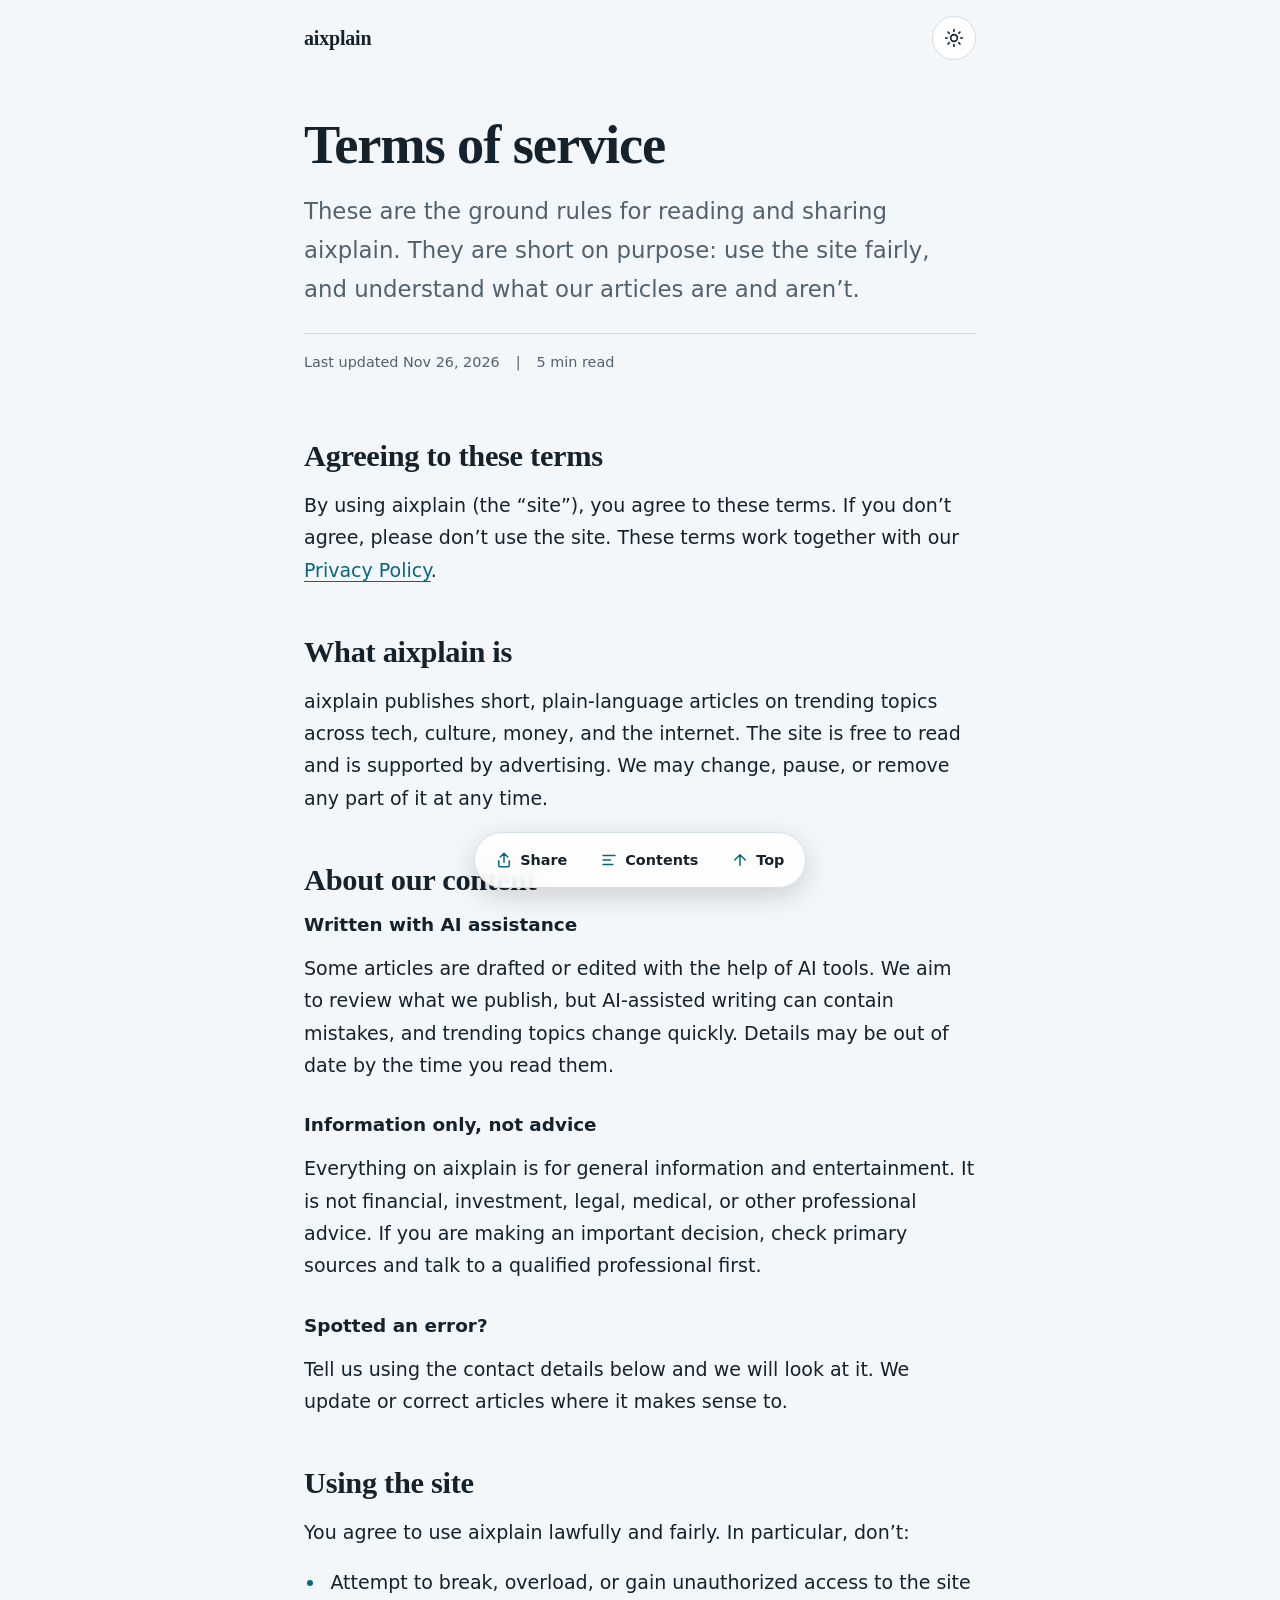
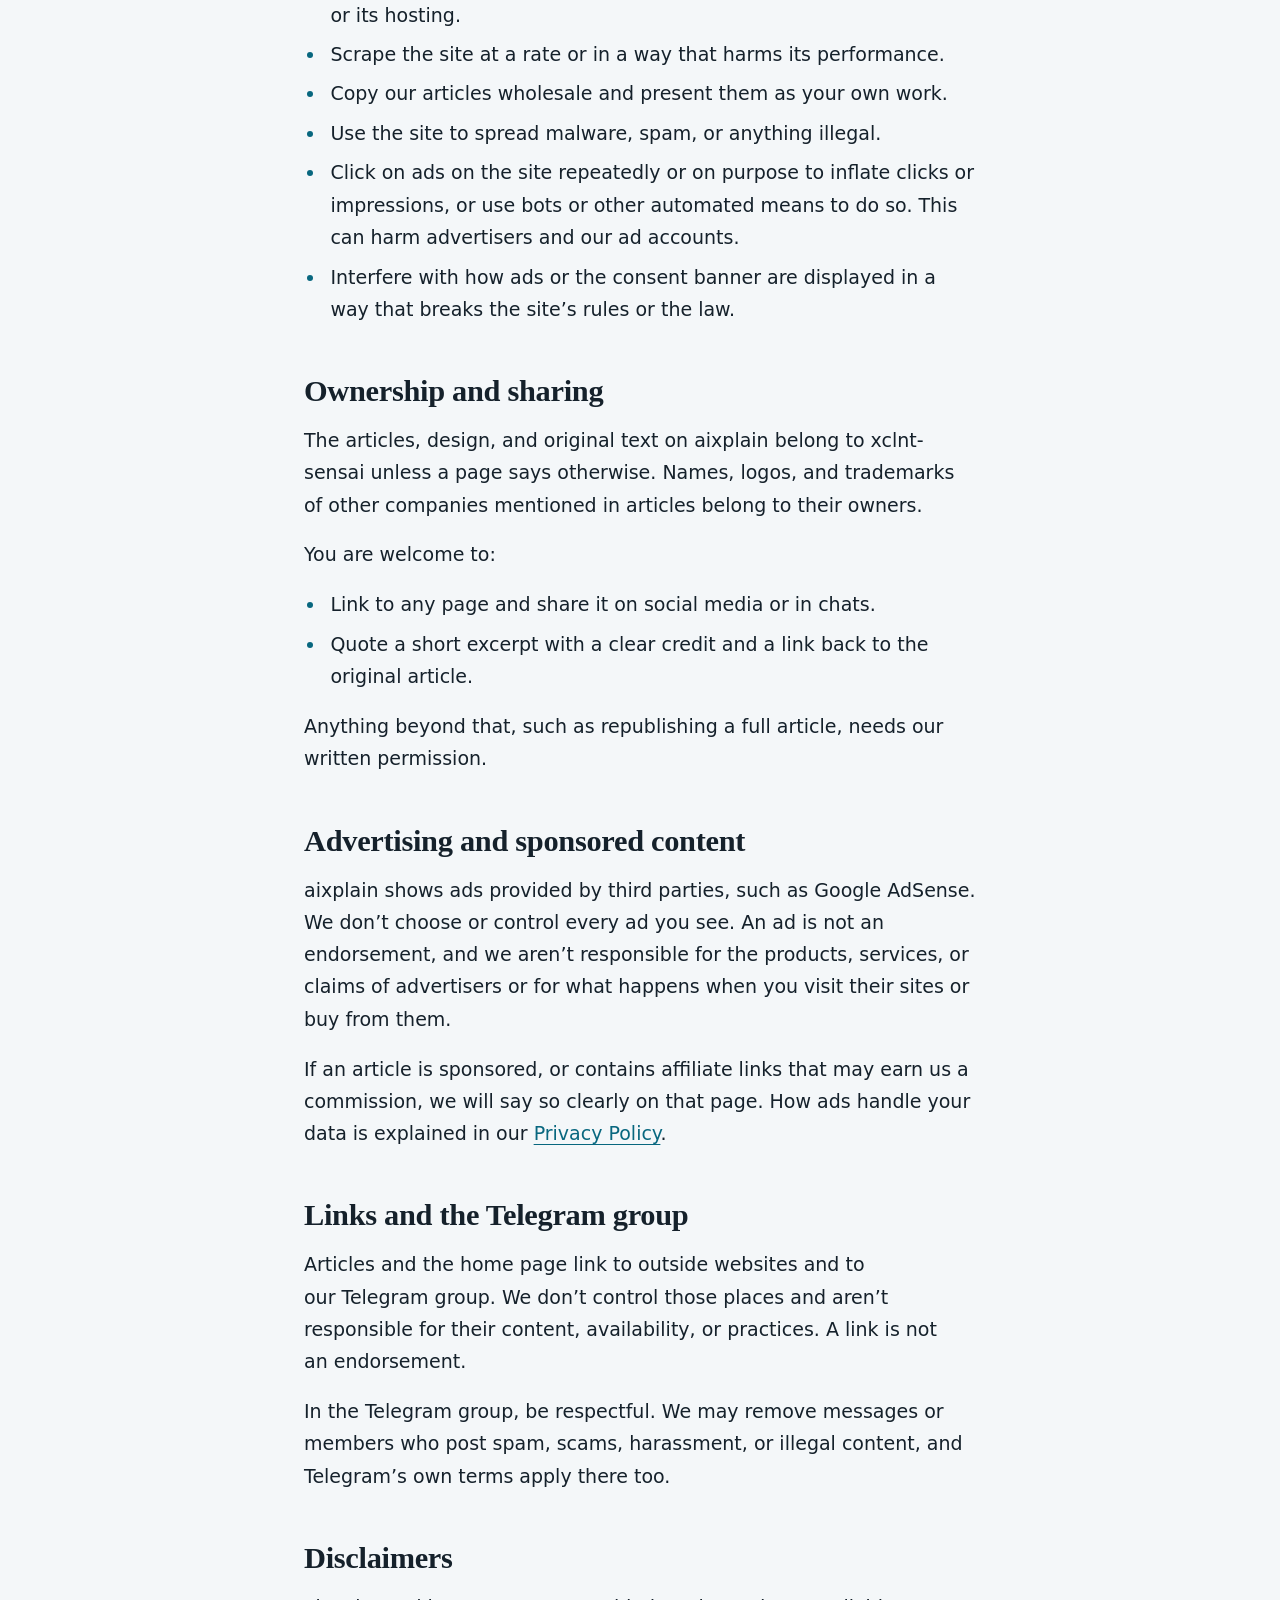
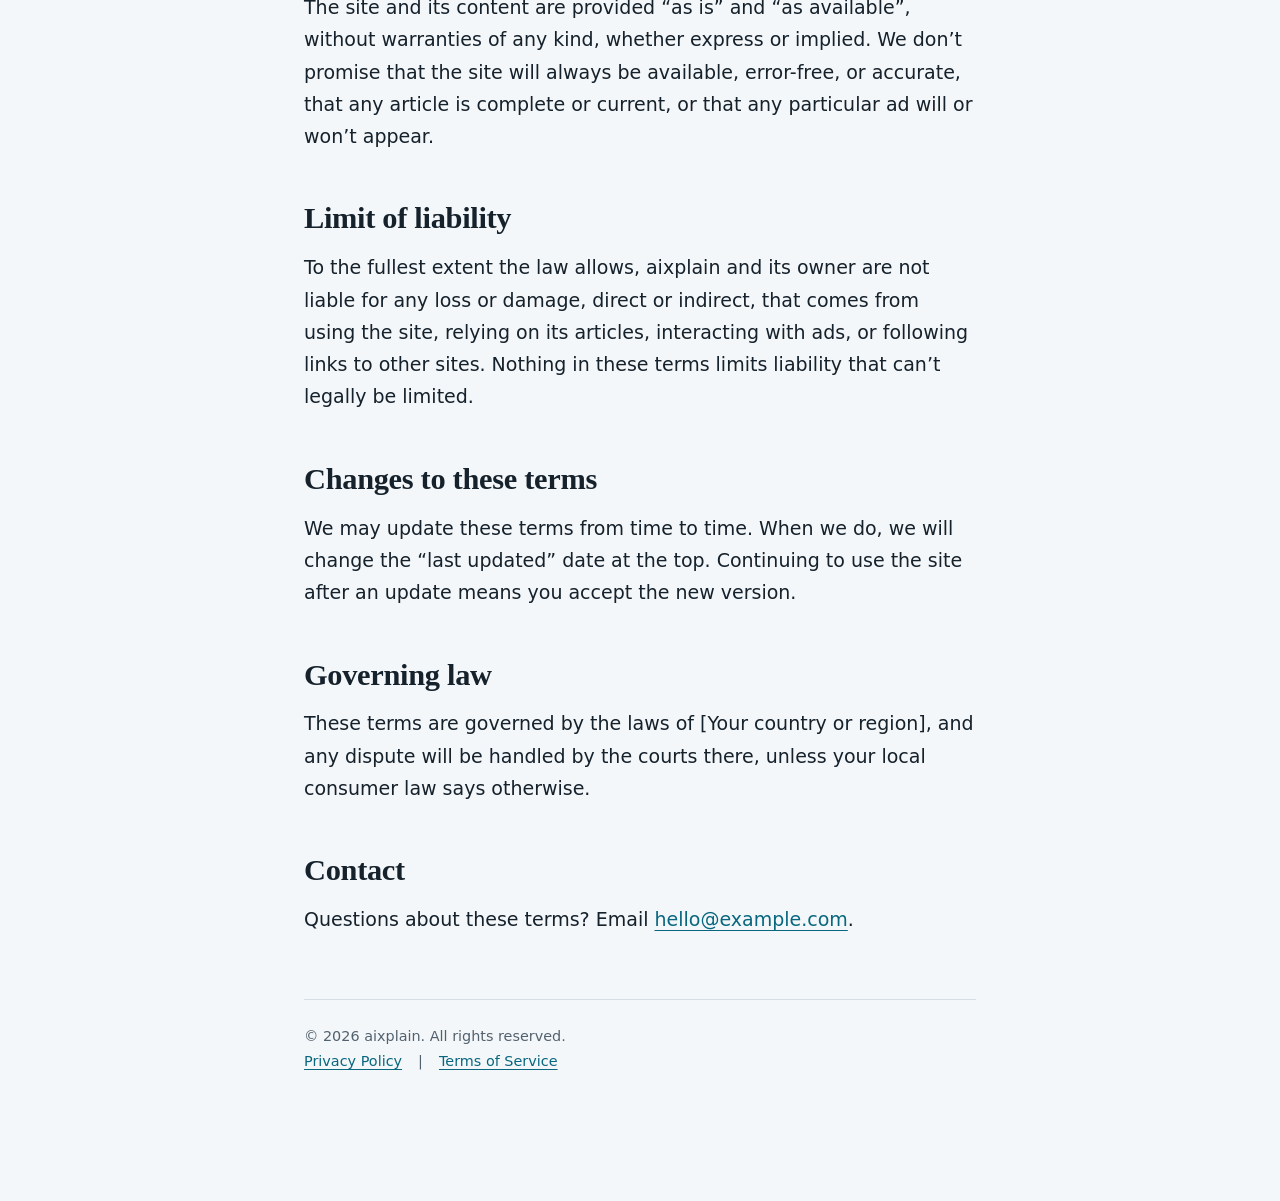
<file: terms.html>
<!doctype html>
<html lang="en">

<head>
  <meta charset="utf-8" />
  <meta name="viewport" content="width=device-width, initial-scale=1, viewport-fit=cover" />
  <title>Terms of Service | aixplain</title>
  <meta name="description"
    content="The ground rules for using aixplain: what the site offers, how to use it, and what we can and can't promise." />
  <meta name="author" content="xclnt-sensai" />
  <meta name="robots" content="index, follow" />
  <meta name="color-scheme" content="light dark" />
  <meta name="theme-color" content="#f4f7f9" media="(prefers-color-scheme: light)" />
  <meta name="theme-color" content="#0e151c" media="(prefers-color-scheme: dark)" />
  <link rel="canonical" href="https://aixplain.pages.dev/terms.html" />
  <meta property="og:type" content="website" />
  <meta property="og:site_name" content="aixplain" />
  <meta property="og:title" content="Terms of Service | aixplain" />
  <meta property="og:description" content="The ground rules for using aixplain, in plain language." />
  <meta property="og:url" content="https://aixplain.pages.dev/terms.html" />
  <meta name="twitter:card" content="summary" />
  <meta name="twitter:title" content="Terms of Service | aixplain" />
  <link rel="stylesheet" href="css/blog.css" />
  <script>
    try {
      var t = localStorage.getItem("theme");
      if (t === "light" || t === "dark")
        document.documentElement.dataset.theme = t;
    } catch (e) { }
  </script>
</head>

<body>
  <a class="skip" href="#main">Skip to main content</a>

  <div class="wrap">
    <header class="masthead">
      <a class="brand" href="./">aixplain</a>
      <button class="icon-btn" type="button" id="theme-toggle" aria-label="Switch theme">
        <svg id="icon-sun" width="20" height="20" viewBox="0 0 24 24" fill="none" stroke="currentColor" stroke-width="2"
          stroke-linecap="round" aria-hidden="true">
          <circle cx="12" cy="12" r="4" />
          <path
            d="M12 2v2M12 20v2M4.9 4.9l1.4 1.4M17.7 17.7l1.4 1.4M2 12h2M20 12h2M4.9 19.1l1.4-1.4M17.7 6.3l1.4-1.4" />
        </svg>
        <svg id="icon-moon" width="20" height="20" viewBox="0 0 24 24" fill="none" stroke="currentColor"
          stroke-width="2" stroke-linecap="round" stroke-linejoin="round" aria-hidden="true" hidden>
          <path d="M21 12.8A9 9 0 1 1 11.2 3a7 7 0 0 0 9.8 9.8z" />
        </svg>
      </button>
    </header>
  </div>

  <main id="main" class="wrap">
    <article>
      <header>
        <h1>Terms of service</h1>
        <p class="deck">
          These are the ground rules for reading and sharing aixplain. They
          are short on purpose: use the site fairly, and understand what our
          articles are and aren’t.
        </p>
        <div class="meta">
          <span>Last updated
            <time datetime="2026-11-26">Nov 26, 2026</time></span>
          |
          <span>5 min read</span>
        </div>
      </header>

      <h2>Agreeing to these terms</h2>
      <p>
        By using aixplain (the “site”), you agree to these terms. If you
        don’t agree, please don’t use the site. These terms work together
        with our <a href="privacy.html">Privacy Policy</a>.
      </p>

      <h2>What aixplain is</h2>
      <p>
        aixplain publishes short, plain-language articles on trending topics
        across tech, culture, money, and the internet. The site is free to
        read and is supported by advertising. We may change, pause, or remove any part of it at any time.
      </p>

      <h2>About our content</h2>
      <h3>Written with AI assistance</h3>
      <p>
        Some articles are drafted or edited with the help of AI tools. We aim
        to review what we publish, but AI-assisted writing can contain
        mistakes, and trending topics change quickly. Details may be out of
        date by the time you read them.
      </p>
      <h3>Information only, not advice</h3>
      <p>
        Everything on aixplain is for general information and entertainment.
        It is not financial, investment, legal, medical, or other
        professional advice. If you are making an important decision, check
        primary sources and talk to a qualified professional first.
      </p>
      <h3>Spotted an error?</h3>
      <p>
        Tell us using the contact details below and we will look at it. We
        update or correct articles where it makes sense to.
      </p>

      <h2>Using the site</h2>
      <p>You agree to use aixplain lawfully and fairly. In particular, don’t:</p>
      <ul>
        <li>
          Attempt to break, overload, or gain unauthorized access to the site
          or its hosting.
        </li>
        <li>
          Scrape the site at a rate or in a way that harms its performance.
        </li>
        <li>
          Copy our articles wholesale and present them as your own work.
        </li>
        <li>
          Use the site to spread malware, spam, or anything illegal.
        </li>
        <li>
          Click on ads on the site repeatedly or on purpose to inflate
          clicks or impressions, or use bots or other automated means to do
          so. This can harm advertisers and our ad accounts.
        </li>
        <li>
          Interfere with how ads or the consent banner are displayed in a way
          that breaks the site’s rules or the law.
        </li>
      </ul>

      <h2>Ownership and sharing</h2>
      <p>
        The articles, design, and original text on aixplain belong to
        xclnt-sensai unless a page says otherwise. Names, logos, and
        trademarks of other companies mentioned in articles belong to their
        owners.
      </p>
      <p>You are welcome to:</p>
      <ul>
        <li>Link to any page and share it on social media or in chats.</li>
        <li>
          Quote a short excerpt with a clear credit and a link back to the
          original article.
        </li>
      </ul>
      <p>
        Anything beyond that, such as republishing a full article, needs our
        written permission.
      </p>

      <h2>Advertising and sponsored content</h2>
      <p>
        aixplain shows ads provided by third parties, such as Google
        AdSense. We don’t choose or control every ad you see. An ad is not an
        endorsement, and we aren’t responsible for the products, services,
        or claims of advertisers or for what happens when you visit their
        sites or buy from them.
      </p>
      <p>
        If an article is sponsored, or contains affiliate links that may earn
        us a commission, we will say so clearly on that page. How ads handle
        your data is explained in our
        <a href="privacy.html">Privacy Policy</a>.
      </p>

      <h2>Links and the Telegram group</h2>
      <p>
        Articles and the home page link to outside websites and to our
        Telegram group. We don’t control those places and aren’t responsible
        for their content, availability, or practices. A link is not an
        endorsement.
      </p>
      <p>
        In the Telegram group, be respectful. We may remove messages or
        members who post spam, scams, harassment, or illegal content, and
        Telegram’s own terms apply there too.
      </p>

      <h2>Disclaimers</h2>
      <p>
        The site and its content are provided “as is” and “as available”,
        without warranties of any kind, whether express or implied. We don’t
        promise that the site will always be available, error-free, or
        accurate, that any article is complete or current, or that any
        particular ad will or won’t appear.
      </p>

      <h2>Limit of liability</h2>
      <p>
        To the fullest extent the law allows, aixplain and its owner are not
        liable for any loss or damage, direct or indirect, that comes from
        using the site, relying on its articles, interacting with ads, or
        following links to other sites. Nothing in these terms limits liability that can’t legally be
        limited.
      </p>

      <h2>Changes to these terms</h2>
      <p>
        We may update these terms from time to time. When we do, we will
        change the “last updated” date at the top. Continuing to use the site
        after an update means you accept the new version.
      </p>

      <h2>Governing law</h2>
      <p>
        These terms are governed by the laws of [Your country or region],
        and any dispute will be handled by the courts there, unless your
        local consumer law says otherwise.
      </p>

      <h2>Contact</h2>
      <p>
        Questions about these terms? Email
        <a href="mailto:hello@example.com">hello@example.com</a>.
      </p>
    </article>
  </main>

  <div class="wrap">
    <footer>
      <div>
        © <span id="current-year">2026</span> aixplain. All rights reserved.
      </div>
      <div class="legal">
        <a href="privacy.html">Privacy Policy</a> |
        <a href="terms.html" aria-current="page">Terms of Service</a>
      </div>
    </footer>
  </div>

  <div class="toast" id="toast" role="status" aria-live="polite"></div>

  <nav class="pill" aria-label="Quick actions">
    <button type="button" id="btn-share">
      <svg width="18" height="18" viewBox="0 0 24 24" fill="none" stroke="currentColor" stroke-width="2"
        stroke-linecap="round" stroke-linejoin="round" aria-hidden="true">
        <path d="M12 15V3M7 8l5-5 5 5M5 13v6a2 2 0 0 0 2 2h10a2 2 0 0 0 2-2v-6" />
      </svg>
      Share
    </button>
    <button type="button" id="btn-toc" aria-haspopup="dialog">
      <svg width="18" height="18" viewBox="0 0 24 24" fill="none" stroke="currentColor" stroke-width="2"
        stroke-linecap="round" aria-hidden="true">
        <path d="M4 6h16M4 12h10M4 18h13" />
      </svg>
      Contents
    </button>
    <button type="button" id="btn-top">
      <svg width="18" height="18" viewBox="0 0 24 24" fill="none" stroke="currentColor" stroke-width="2"
        stroke-linecap="round" stroke-linejoin="round" aria-hidden="true">
        <path d="M12 19V5M5 12l7-7 7 7" />
      </svg>
      Top
    </button>
  </nav>

  <dialog class="sheet" id="sheet" aria-labelledby="sheet-title">
    <div class="sheet__head">
      <h2 class="sheet__title" id="sheet-title">On this page</h2>
      <button class="icon-btn" type="button" id="sheet-close" aria-label="Close contents">
        <svg width="18" height="18" viewBox="0 0 24 24" fill="none" stroke="currentColor" stroke-width="2"
          stroke-linecap="round" aria-hidden="true">
          <path d="M6 6l12 12M18 6L6 18" />
        </svg>
      </button>
    </div>
    <ul class="toc" id="toc"></ul>
  </dialog>

  <script src="js/blog.js" type="module" defer></script>
</body>

</html>
</file>
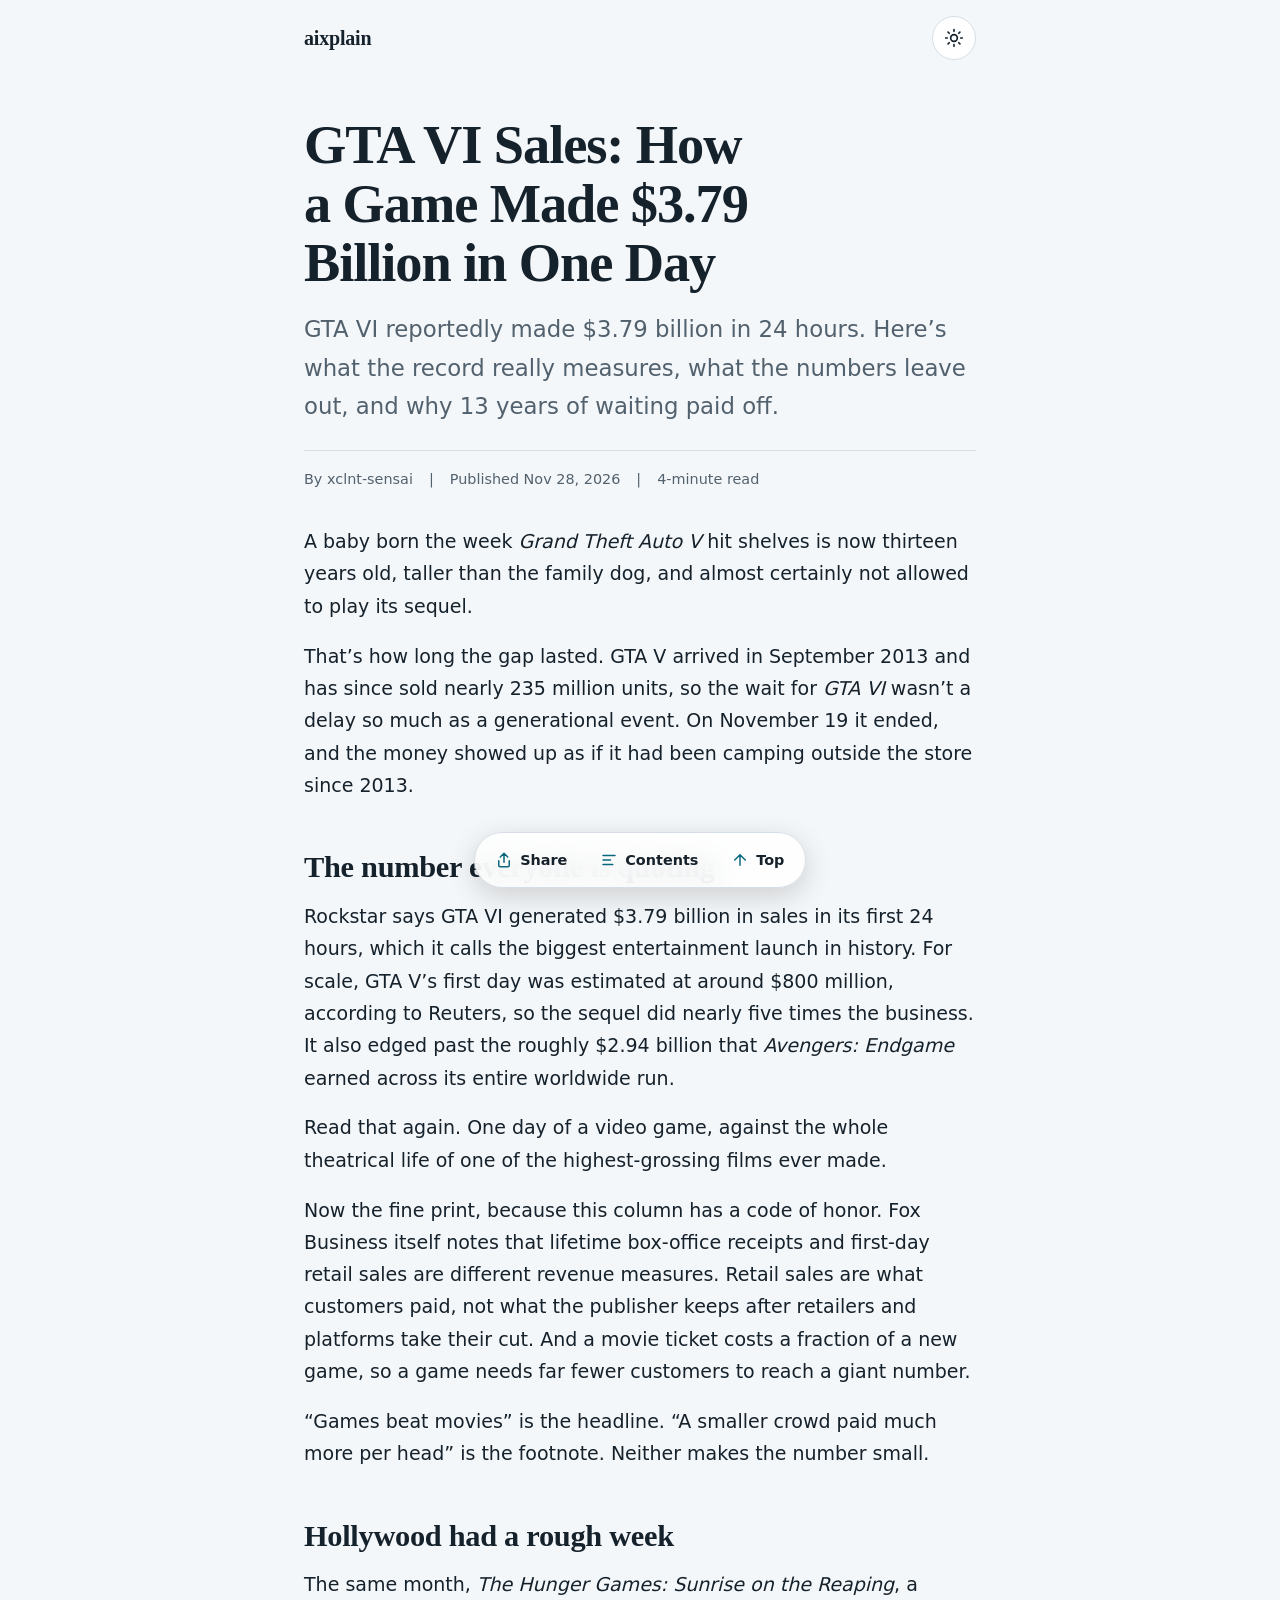
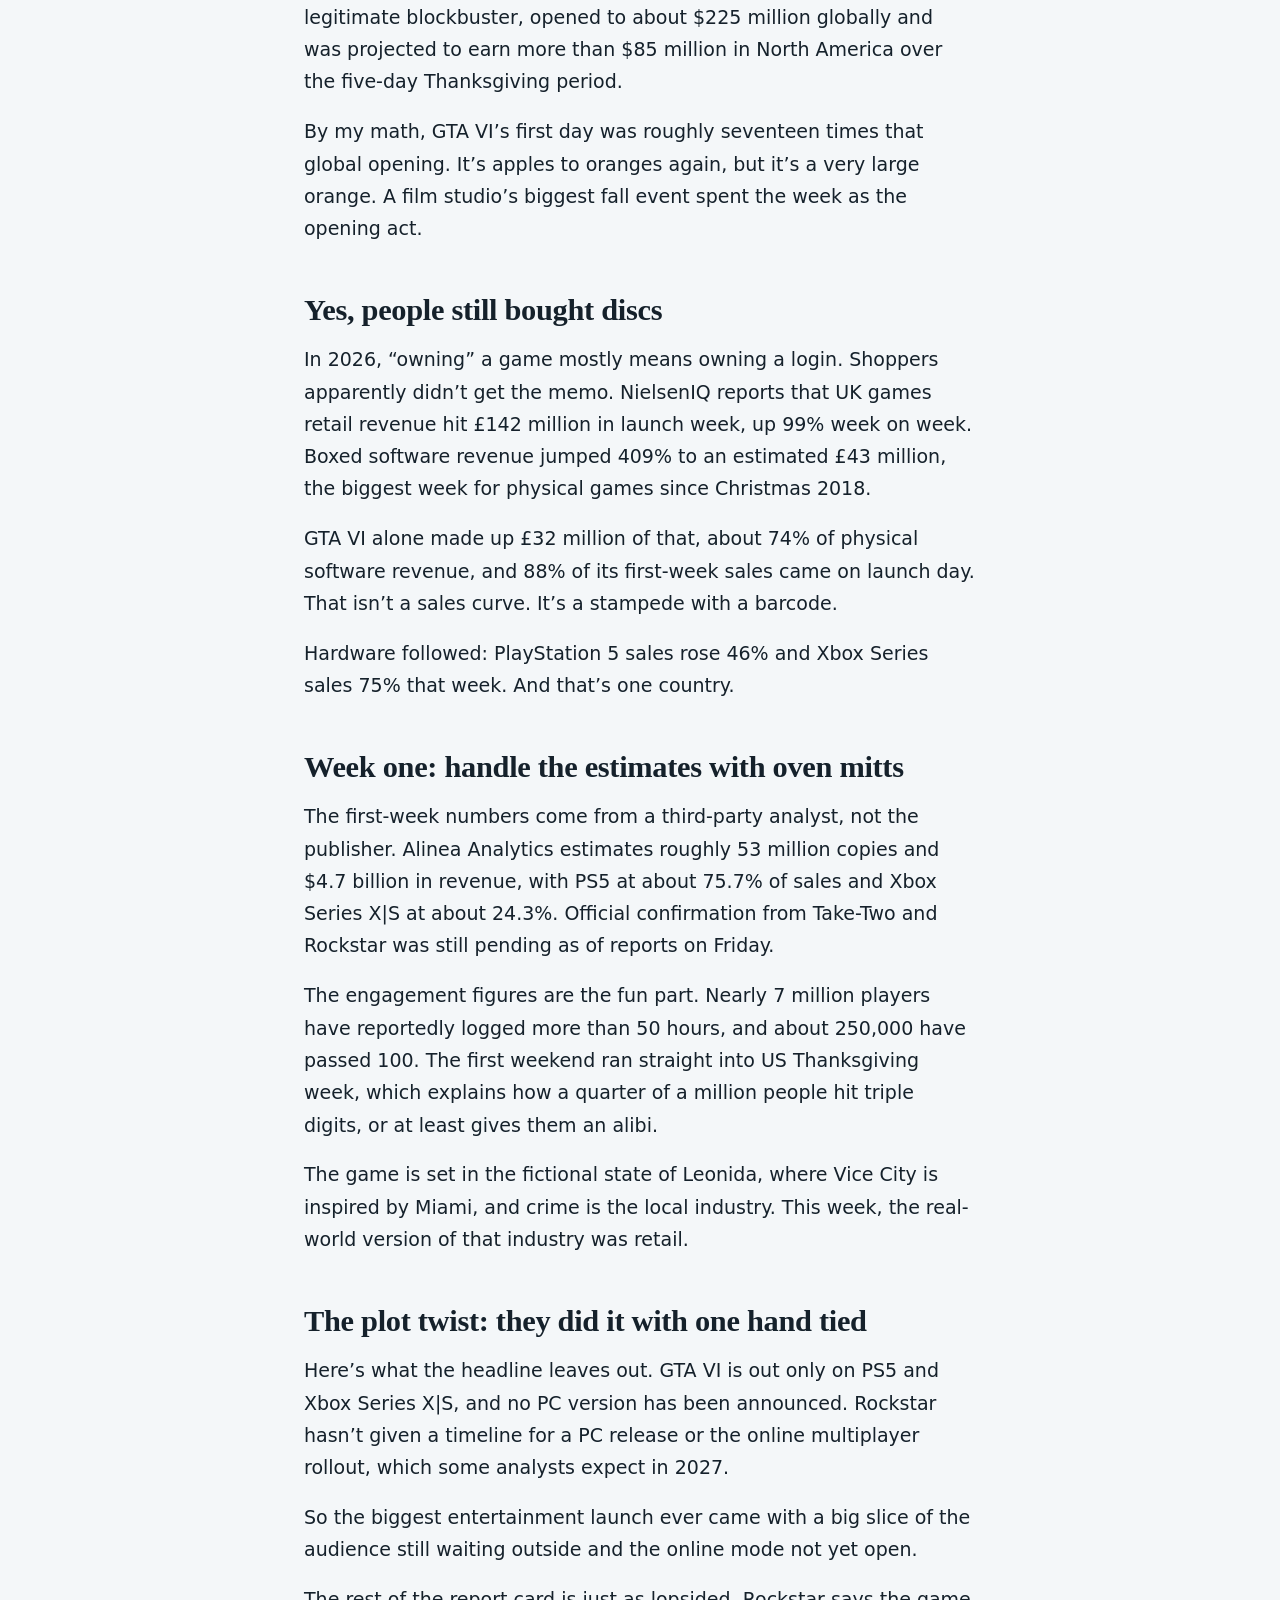
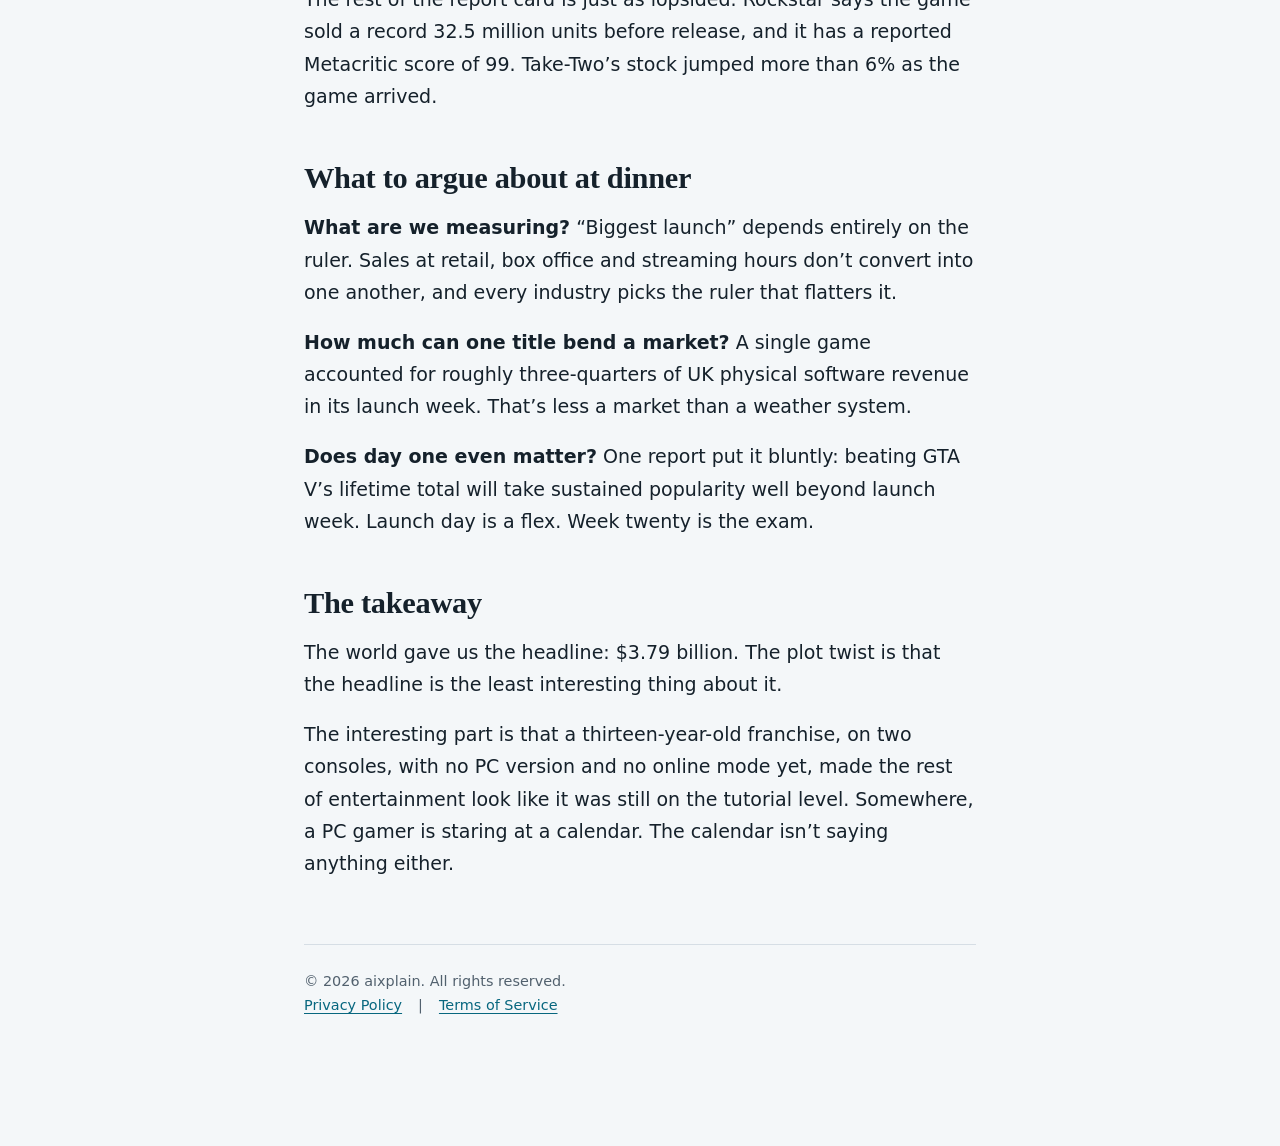
<file: blogs/2026/gta-vi-sales-how-a-game-made-3-79-billion-in-one-day.html>
<!doctype html>
<html lang="en">
  <head>
    <meta charset="utf-8" />
    <meta
      name="viewport"
      content="width=device-width, initial-scale=1, viewport-fit=cover"
    />
    <title>GTA VI Sales: How a Game Made $3.79 Billion in One Day | aixplain</title>
    <meta name="description" content="GTA VI reportedly made $3.79 billion in 24 hours. Here’s what the record really measures, what the numbers leave out, and why 13 years of waiting paid off." />
    <meta name="author" content="xclnt-sensai" />
    <meta name="robots" content="index, follow, max-snippet:-1, max-image-preview:large" />
    <meta name="color-scheme" content="light dark" />
    <meta name="theme-color" content="#f4f7f9" media="(prefers-color-scheme: light)" />
    <meta name="theme-color" content="#0e151c" media="(prefers-color-scheme: dark)" />
    <link rel="canonical" href="https://aixplain.pages.dev/blogs/2026/gta-vi-sales-how-a-game-made-3-79-billion-in-one-day" />
    <link rel="alternate" type="application/rss+xml" title="aixplain" href="https://aixplain.pages.dev/feed.xml" />
    <meta property="og:type" content="article" />
    <meta property="og:site_name" content="aixplain" />
    <meta property="og:locale" content="en_US" />
    <meta property="og:title" content="GTA VI Sales: How a Game Made $3.79 Billion in One Day" />
    <meta property="og:description" content="GTA VI reportedly made $3.79 billion in 24 hours. Here’s what the record really measures, what the numbers leave out, and why 13 years of waiting paid off." />
    <meta property="og:url" content="https://aixplain.pages.dev/blogs/2026/gta-vi-sales-how-a-game-made-3-79-billion-in-one-day" />
    <meta property="og:image" content="https://aixplain.pages.dev/images/2026/gta-vi-sales-how-a-game-made-3-79-billion-in-one-day.webp" />
    <meta property="og:image:type" content="image/webp" />
    <meta property="og:image:width" content="1200" />
    <meta property="og:image:height" content="630" />
    <meta property="og:image:alt" content="GTA VI Sales: How a Game Made $3.79 Billion in One Day" />
    <meta property="article:published_time" content="2026-11-28" />
    <meta property="article:modified_time" content="2026-11-28" />
    <meta property="article:author" content="xclnt-sensai" />
    <meta name="twitter:card" content="summary_large_image" />
    <meta name="twitter:title" content="GTA VI Sales: How a Game Made $3.79 Billion in One Day" />
    <meta name="twitter:image" content="https://aixplain.pages.dev/images/2026/gta-vi-sales-how-a-game-made-3-79-billion-in-one-day.webp" />
    <link rel="stylesheet" href="../../css/blog.css" />
    <script type="application/ld+json">
      {
        "@context": "https://schema.org",
        "@type": "BlogPosting",
        "headline": "GTA VI Sales: How a Game Made $3.79 Billion in One Day",
        "description": "GTA VI reportedly made $3.79 billion in 24 hours. Here’s what the record really measures, what the numbers leave out, and why 13 years of waiting paid off.",
        "image": "https://aixplain.pages.dev/images/2026/gta-vi-sales-how-a-game-made-3-79-billion-in-one-day.webp",
        "datePublished": "2026-11-28",
        "dateModified": "2026-11-28",
        "inLanguage": "en",
        "wordCount": 899,
        "author": {
          "@type": "Person",
          "name": "xclnt-sensai"
        },
        "publisher": {
          "@type": "Organization",
          "name": "aixplain"
        },
        "url": "https://aixplain.pages.dev/blogs/2026/gta-vi-sales-how-a-game-made-3-79-billion-in-one-day",
        "mainEntityOfPage": "https://aixplain.pages.dev/blogs/2026/gta-vi-sales-how-a-game-made-3-79-billion-in-one-day"
      }
    </script>
    <script>
      try {
        var t = localStorage.getItem("theme");
        if (t === "light" || t === "dark")
          document.documentElement.dataset.theme = t;
      } catch (e) {}
    </script>
  </head>
  <body>
    <a class="skip" href="#main">Skip to main content</a>

    <div class="wrap">
      <header class="masthead">
        <a class="brand" href="../../index.html" id="top">aixplain</a>
        <button class="icon-btn" type="button" id="theme-toggle" aria-label="Switch theme">
          <svg width="20" height="20" viewBox="0 0 24 24" fill="none" stroke="currentColor" stroke-width="2" stroke-linecap="round" aria-hidden="true" id="icon-sun"><circle cx="12" cy="12" r="4" /><path d="M12 2v2M12 20v2M4.9 4.9l1.4 1.4M17.7 17.7l1.4 1.4M2 12h2M20 12h2M4.9 19.1l1.4-1.4M17.7 6.3l1.4-1.4" /></svg>
          <svg width="20" height="20" viewBox="0 0 24 24" fill="none" stroke="currentColor" stroke-width="2" stroke-linecap="round" stroke-linejoin="round" aria-hidden="true" id="icon-moon" hidden><path d="M21 12.8A9 9 0 1 1 11.2 3a7 7 0 0 0 9.8 9.8z" /></svg>
        </button>
      </header>
    </div>

    <main id="main" class="wrap">
      <article>
        <header>
          <h1>GTA VI Sales: How a Game Made $3.79 Billion in One Day</h1>
          <p class="deck">GTA VI reportedly made $3.79 billion in 24 hours. Here’s what the record really measures, what the numbers leave out, and why 13 years of waiting paid off.</p>
          <div class="meta">
            <span>By xclnt-sensai</span> |
            <span>Published <time datetime="2026-11-28">Nov 28, 2026</time></span> |
            <span>4-minute read</span>
          </div>
        </header>

        <p>A baby born the week <em>Grand Theft Auto V</em> hit shelves is now thirteen years old, taller than the family dog, and almost certainly not allowed to play its sequel.</p>
<p>That’s how long the gap lasted. GTA V arrived in September 2013 and has since sold nearly 235 million units, so the wait for <em>GTA VI</em> wasn’t a delay so much as a generational event. On November 19 it ended, and the money showed up as if it had been camping outside the store since 2013.</p>
<h2>The number everyone is quoting</h2>
<p>Rockstar says GTA VI generated $3.79 billion in sales in its first 24 hours, which it calls the biggest entertainment launch in history. For scale, GTA V’s first day was estimated at around $800 million, according to Reuters, so the sequel did nearly five times the business. It also edged past the roughly $2.94 billion that <em>Avengers: Endgame</em> earned across its entire worldwide run.</p>
<p>Read that again. One day of a video game, against the whole theatrical life of one of the highest-grossing films ever made.</p>
<p>Now the fine print, because this column has a code of honor. Fox Business itself notes that lifetime box-office receipts and first-day retail sales are different revenue measures. Retail sales are what customers paid, not what the publisher keeps after retailers and platforms take their cut. And a movie ticket costs a fraction of a new game, so a game needs far fewer customers to reach a giant number.</p>
<p>“Games beat movies” is the headline. “A smaller crowd paid much more per head” is the footnote. Neither makes the number small.</p>
<h2>Hollywood had a rough week</h2>
<p>The same month, <em>The Hunger Games: Sunrise on the Reaping</em>, a legitimate blockbuster, opened to about $225 million globally and was projected to earn more than $85 million in North America over the five-day Thanksgiving period.</p>
<p>By my math, GTA VI’s first day was roughly seventeen times that global opening. It’s apples to oranges again, but it’s a very large orange. A film studio’s biggest fall event spent the week as the opening act.</p>
<h2>Yes, people still bought discs</h2>
<p>In 2026, “owning” a game mostly means owning a login. Shoppers apparently didn’t get the memo. NielsenIQ reports that UK games retail revenue hit £142 million in launch week, up 99% week on week. Boxed software revenue jumped 409% to an estimated £43 million, the biggest week for physical games since Christmas 2018.</p>
<p>GTA VI alone made up £32 million of that, about 74% of physical software revenue, and 88% of its first-week sales came on launch day. That isn’t a sales curve. It’s a stampede with a barcode.</p>
<p>Hardware followed: PlayStation 5 sales rose 46% and Xbox Series sales 75% that week. And that’s one country.</p>
<h2>Week one: handle the estimates with oven mitts</h2>
<p>The first-week numbers come from a third-party analyst, not the publisher. Alinea Analytics estimates roughly 53 million copies and $4.7 billion in revenue, with PS5 at about 75.7% of sales and Xbox Series X|S at about 24.3%. Official confirmation from Take-Two and Rockstar was still pending as of reports on Friday.</p>
<p>The engagement figures are the fun part. Nearly 7 million players have reportedly logged more than 50 hours, and about 250,000 have passed 100. The first weekend ran straight into US Thanksgiving week, which explains how a quarter of a million people hit triple digits, or at least gives them an alibi.</p>
<p>The game is set in the fictional state of Leonida, where Vice City is inspired by Miami, and crime is the local industry. This week, the real-world version of that industry was retail.</p>
<h2>The plot twist: they did it with one hand tied</h2>
<p>Here’s what the headline leaves out. GTA VI is out only on PS5 and Xbox Series X|S, and no PC version has been announced. Rockstar hasn’t given a timeline for a PC release or the online multiplayer rollout, which some analysts expect in 2027.</p>
<p>So the biggest entertainment launch ever came with a big slice of the audience still waiting outside and the online mode not yet open.</p>
<p>The rest of the report card is just as lopsided. Rockstar says the game sold a record 32.5 million units before release, and it has a reported Metacritic score of 99. Take-Two’s stock jumped more than 6% as the game arrived.</p>
<h2>What to argue about at dinner</h2>
<p><strong>What are we measuring?</strong> “Biggest launch” depends entirely on the ruler. Sales at retail, box office and streaming hours don’t convert into one another, and every industry picks the ruler that flatters it.</p>
<p><strong>How much can one title bend a market?</strong> A single game accounted for roughly three-quarters of UK physical software revenue in its launch week. That’s less a market than a weather system.</p>
<p><strong>Does day one even matter?</strong> One report put it bluntly: beating GTA V’s lifetime total will take sustained popularity well beyond launch week. Launch day is a flex. Week twenty is the exam.</p>
<h2>The takeaway</h2>
<p>The world gave us the headline: $3.79 billion. The plot twist is that the headline is the least interesting thing about it.</p>
<p>The interesting part is that a thirteen-year-old franchise, on two consoles, with no PC version and no online mode yet, made the rest of entertainment look like it was still on the tutorial level. Somewhere, a PC gamer is staring at a calendar. The calendar isn’t saying anything either.</p>

      </article>
    </main>

    <div class="wrap">
      <footer>
        <div>
          © <span id="current-year">2026</span> aixplain. All rights reserved.
        </div>
        <div class="legal">
          <a href="../../privacy.html">Privacy Policy</a> |
          <a href="../../terms.html">Terms of Service</a>
        </div>
      </footer>
    </div>

    <div class="toast" id="toast" role="status" aria-live="polite"></div>

    <nav class="pill" aria-label="Quick actions">
      <button type="button" id="btn-share">
        <svg width="18" height="18" viewBox="0 0 24 24" fill="none" stroke="currentColor" stroke-width="2" stroke-linecap="round" stroke-linejoin="round" aria-hidden="true"><path d="M12 15V3M7 8l5-5 5 5M5 13v6a2 2 0 0 0 2 2h10a2 2 0 0 0 2-2v-6" /></svg>
        Share
      </button>
      <button type="button" id="btn-toc" aria-haspopup="dialog">
        <svg width="18" height="18" viewBox="0 0 24 24" fill="none" stroke="currentColor" stroke-width="2" stroke-linecap="round" aria-hidden="true"><path d="M4 6h16M4 12h10M4 18h13" /></svg>
        Contents
      </button>
      <button type="button" id="btn-top">
        <svg width="18" height="18" viewBox="0 0 24 24" fill="none" stroke="currentColor" stroke-width="2" stroke-linecap="round" stroke-linejoin="round" aria-hidden="true"><path d="M12 19V5M5 12l7-7 7 7" /></svg>
        Top
      </button>
    </nav>

    <dialog class="sheet" id="sheet" aria-labelledby="sheet-title">
      <div class="sheet__head">
        <h2 class="sheet__title" id="sheet-title">On this page</h2>
        <button class="icon-btn" type="button" id="sheet-close" aria-label="Close contents">
          <svg width="18" height="18" viewBox="0 0 24 24" fill="none" stroke="currentColor" stroke-width="2" stroke-linecap="round" aria-hidden="true"><path d="M6 6l12 12M18 6L6 18" /></svg>
        </button>
      </div>
      <ul class="toc" id="toc"></ul>
    </dialog>

    <script src="../../js/blog.js" type="module" defer></script>
  </body>
</html>
</file>
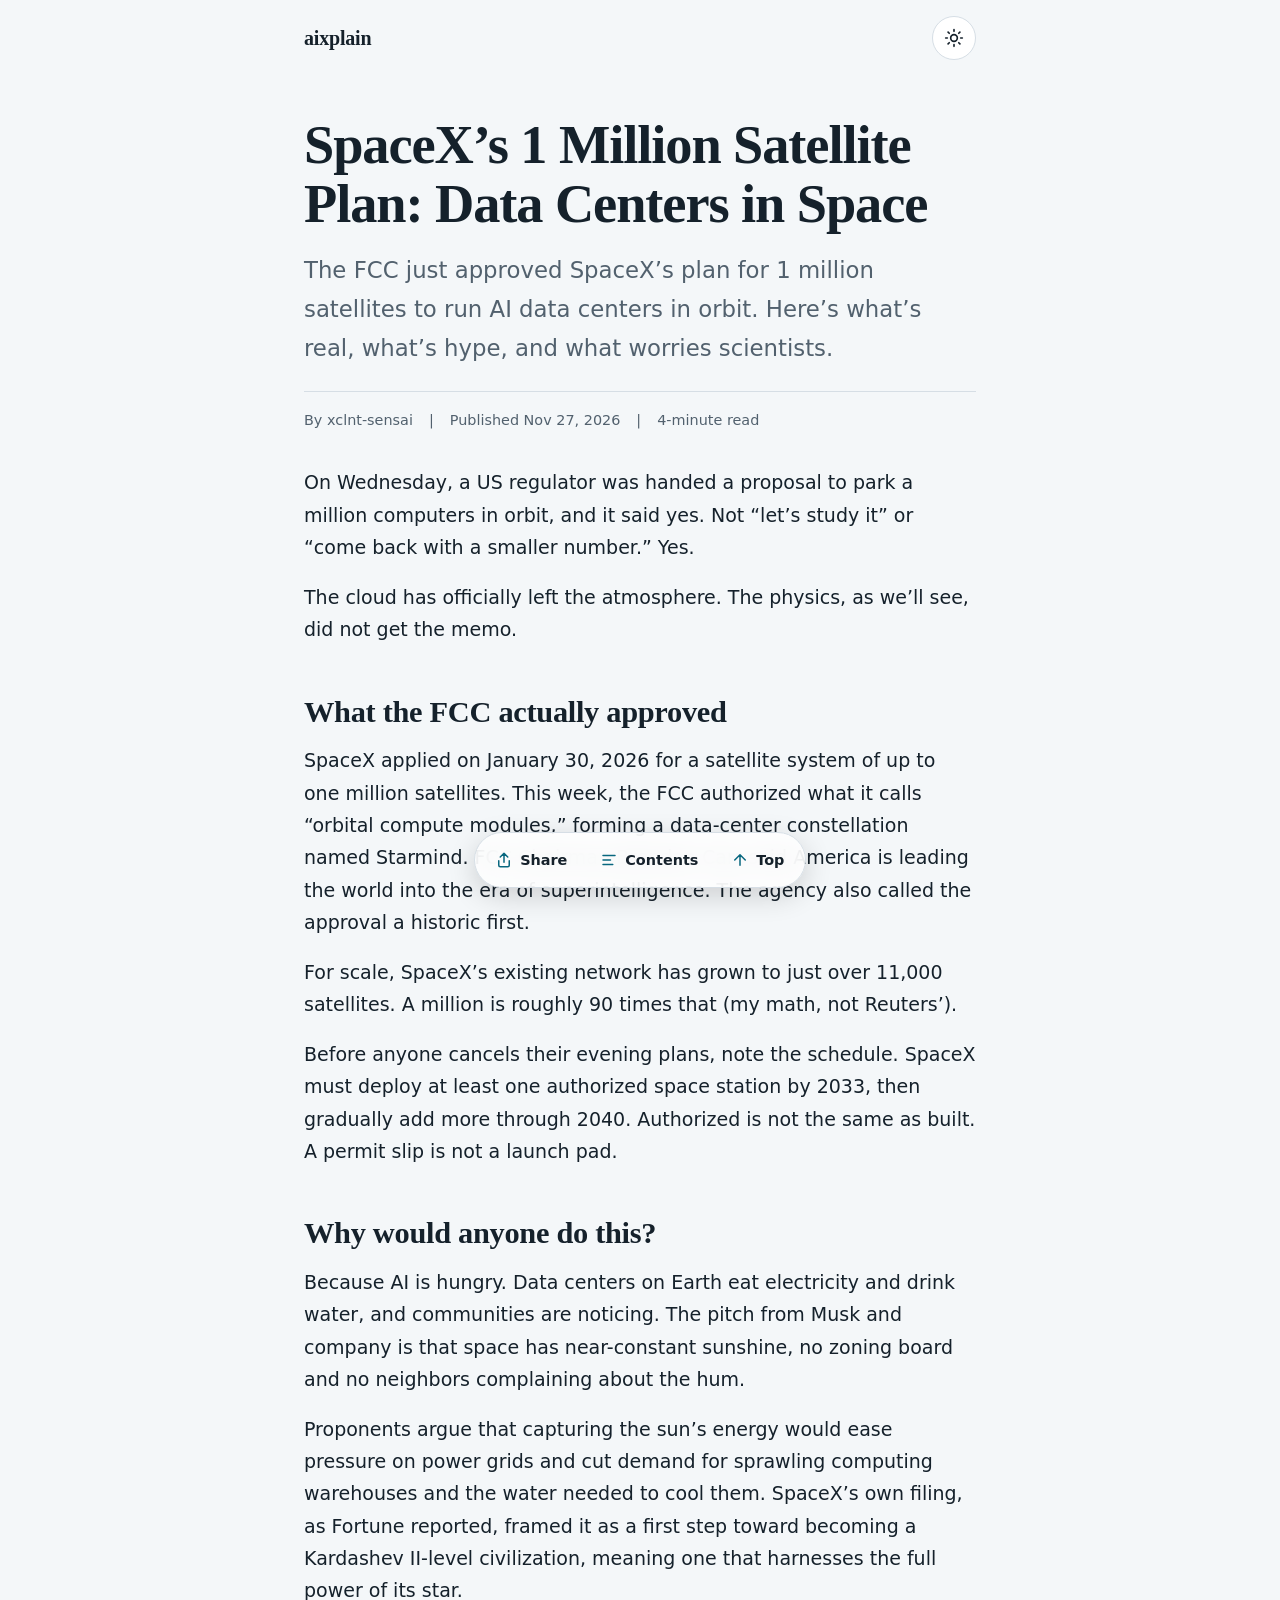
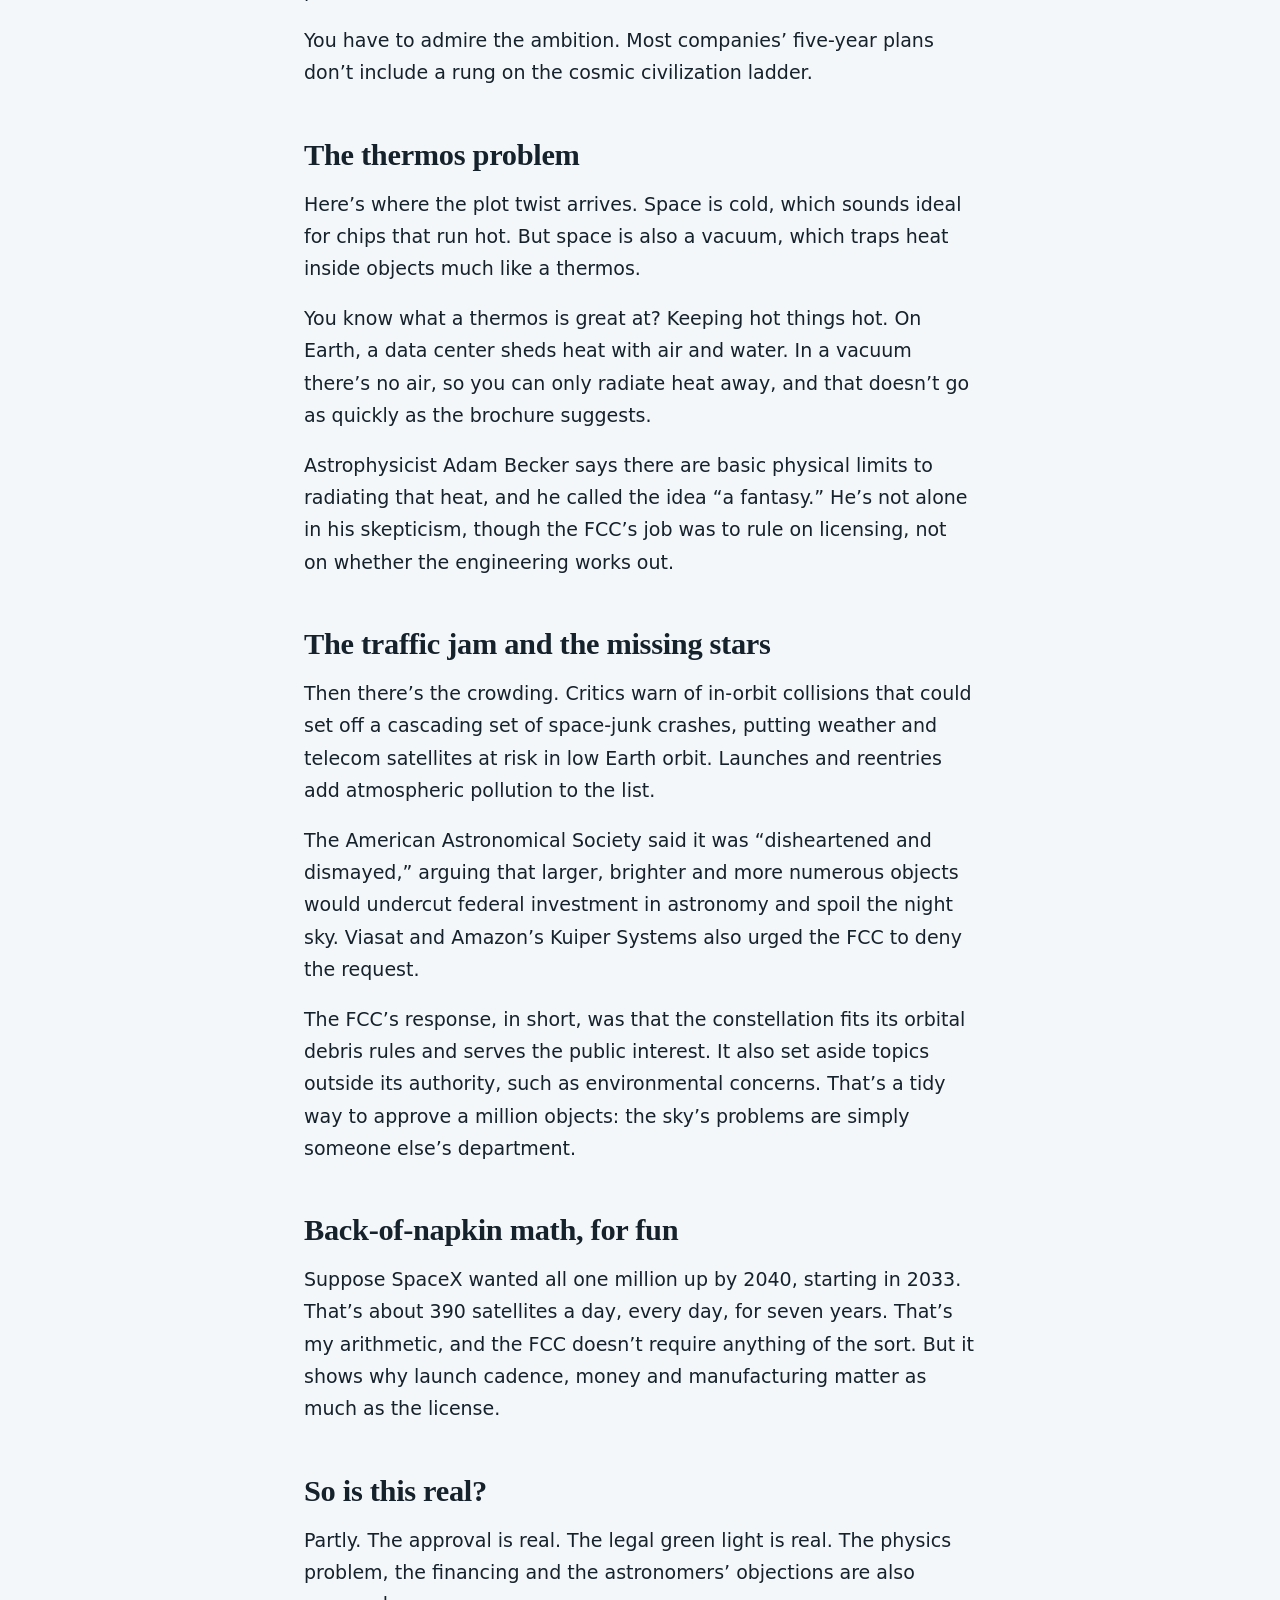
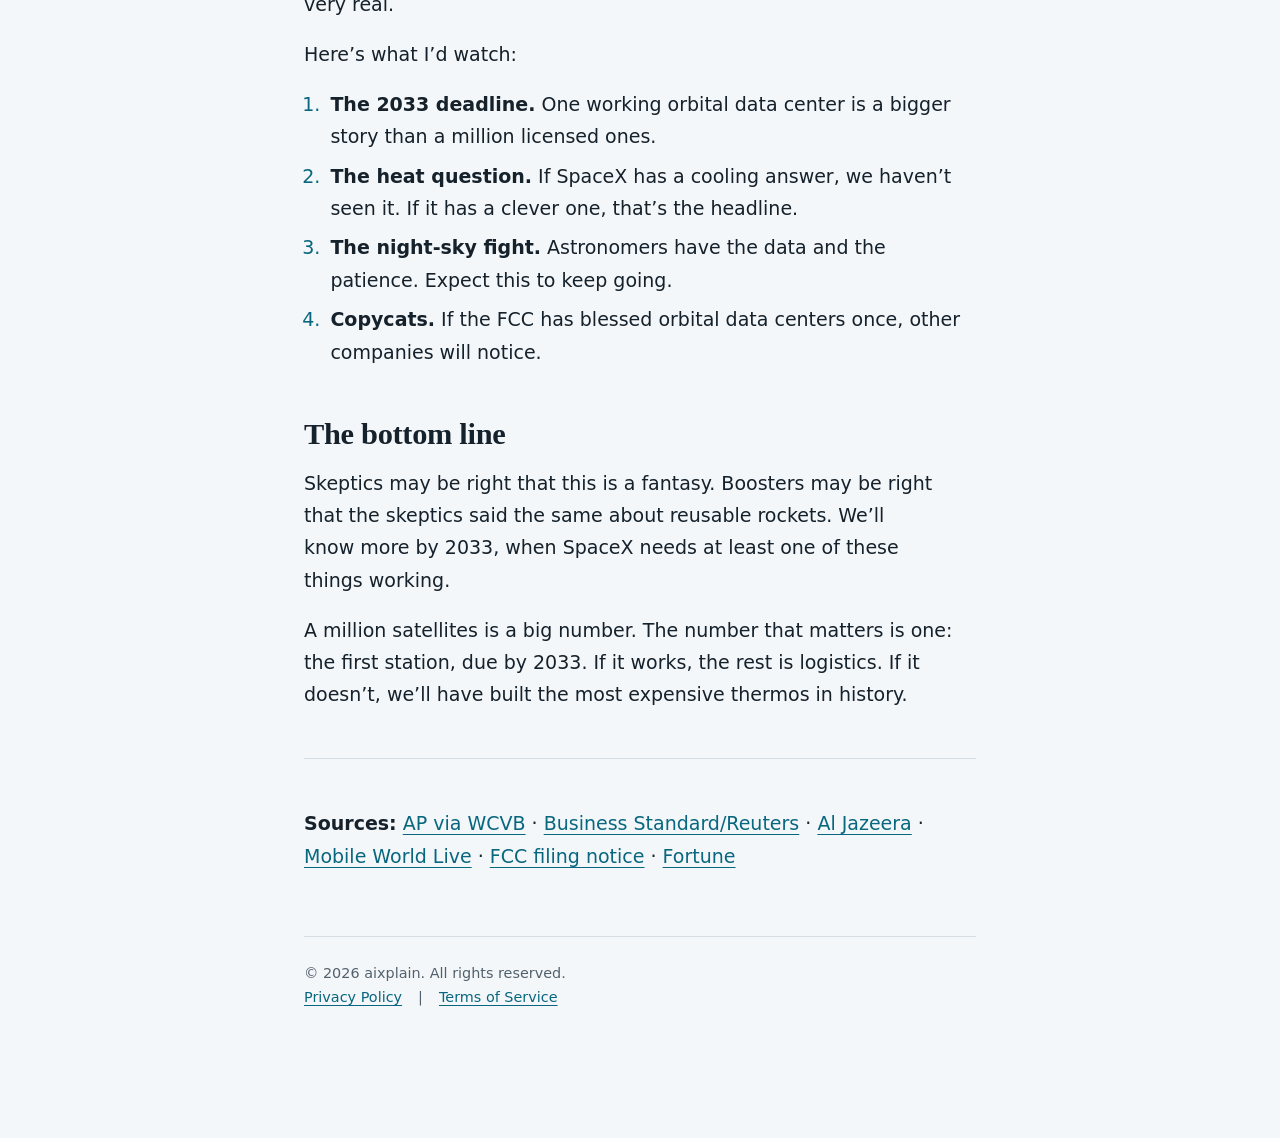
<file: blogs/2026/spacexs-1-million-satellite-plan-data-centers-in-space.html>
<!doctype html>
<html lang="en">

<head>
  <meta charset="utf-8" />
  <meta name="viewport" content="width=device-width, initial-scale=1, viewport-fit=cover" />
  <title>SpaceX’s 1 Million Satellite Plan: Data Centers in Space | aixplain</title>
  <meta name="description"
    content="The FCC just approved SpaceX’s plan for 1 million satellites to run AI data centers in orbit. Here’s what’s real, what’s hype, and what worries scientists." />
  <meta name="author" content="xclnt-sensai" />
  <meta name="robots" content="index, follow, max-snippet:-1, max-image-preview:large" />
  <meta name="color-scheme" content="light dark" />
  <meta name="theme-color" content="#f4f7f9" media="(prefers-color-scheme: light)" />
  <meta name="theme-color" content="#0e151c" media="(prefers-color-scheme: dark)" />
  <link rel="canonical"
    href="https://aixplain.pages.dev/blogs/2026/spacexs-1-million-satellite-plan-data-centers-in-space" />
  <link rel="alternate" type="application/rss+xml" title="${sn}" href="${base}feed.xml" />
  <meta property="og:type" content="article" />
  <meta property="og:site_name" content="aixplain" />
  <meta property="og:locale" content="en_US" />
  <meta property="og:title" content="SpaceX’s 1 Million Satellite Plan: Data Centers in Space" />
  <meta property="og:description"
    content="The FCC just approved SpaceX’s plan for 1 million satellites to run AI data centers in orbit. Here’s what’s real, what’s hype, and what worries scientists." />
  <meta property="og:url"
    content="https://aixplain.pages.dev/blogs/2026/spacexs-1-million-satellite-plan-data-centers-in-space" />
  <meta property="og:image"
    content="https://aixplain.pages.dev/images/2026/spacexs-1-million-satellite-plan-data-centers-in-space.webp" />
  <meta property="og:image:type" content="image/webp" />
  <meta property="og:image:width" content="1200" />
  <meta property="og:image:height" content="630" />
  <meta property="og:image:alt" content="SpaceX’s 1 Million Satellite Plan: Data Centers in Space" />
  <meta property="article:published_time" content="2026-11-27" />
  <meta property="article:modified_time" content="2026-11-27" />
  <meta property="article:author" content="xclnt-sensai" />
  <meta name="twitter:card" content="summary_large_image" />
  <meta name="twitter:title" content="SpaceX’s 1 Million Satellite Plan: Data Centers in Space" />
  <meta name="twitter:image"
    content="https://aixplain.pages.dev/images/2026/spacexs-1-million-satellite-plan-data-centers-in-space.webp" />
  <link rel="stylesheet" href="../../css/blog.css" />
  <script type="application/ld+json">
      {
        "@context": "https://schema.org",
        "@type": "BlogPosting",
        "headline": "SpaceX’s 1 Million Satellite Plan: Data Centers in Space",
        "description": "The FCC just approved SpaceX’s plan for 1 million satellites to run AI data centers in orbit. Here’s what’s real, what’s hype, and what worries scientists.",
        "image": "https://aixplain.pages.dev/images/2026/spacexs-1-million-satellite-plan-data-centers-in-space.webp",
        "datePublished": "2026-11-27",
        "dateModified": "2026-11-27",
        "inLanguage": "en",
        "wordCount": 804,
        "author": {
          "@type": "Person",
          "name": "xclnt-sensai"
        },
        "publisher": {
          "@type": "Organization",
          "name": "aixplain"
        },
        "url": "https://aixplain.pages.dev/blogs/2026/spacexs-1-million-satellite-plan-data-centers-in-space",
        "mainEntityOfPage": "https://aixplain.pages.dev/blogs/2026/spacexs-1-million-satellite-plan-data-centers-in-space"
      }
    </script>
  <script>
    try {
      var t = localStorage.getItem("theme");
      if (t === "light" || t === "dark")
        document.documentElement.dataset.theme = t;
    } catch (e) { }
  </script>
</head>

<body>
  <a class="skip" href="#main">Skip to main content</a>

  <div class="wrap">
    <header class="masthead">
      <a class="brand" href="../../index.html" id="top">aixplain</a>
      <button class="icon-btn" type="button" id="theme-toggle" aria-label="Switch theme">
        <svg width="20" height="20" viewBox="0 0 24 24" fill="none" stroke="currentColor" stroke-width="2"
          stroke-linecap="round" aria-hidden="true" id="icon-sun">
          <circle cx="12" cy="12" r="4" />
          <path
            d="M12 2v2M12 20v2M4.9 4.9l1.4 1.4M17.7 17.7l1.4 1.4M2 12h2M20 12h2M4.9 19.1l1.4-1.4M17.7 6.3l1.4-1.4" />
        </svg>
        <svg width="20" height="20" viewBox="0 0 24 24" fill="none" stroke="currentColor" stroke-width="2"
          stroke-linecap="round" stroke-linejoin="round" aria-hidden="true" id="icon-moon" hidden>
          <path d="M21 12.8A9 9 0 1 1 11.2 3a7 7 0 0 0 9.8 9.8z" />
        </svg>
      </button>
    </header>
  </div>

  <main id="main" class="wrap">
    <article>
      <header>
        <h1>SpaceX’s 1 Million Satellite Plan: Data Centers in Space</h1>
        <p class="deck">The FCC just approved SpaceX’s plan for 1 million satellites to run AI data centers in orbit.
          Here’s what’s real, what’s hype, and what worries scientists.</p>
        <div class="meta">
          <span>By xclnt-sensai</span> |
          <span>Published <time datetime="2026-11-27">Nov 27, 2026</time></span> |
          <span>4-minute read</span>
        </div>
      </header>

      <p>On Wednesday, a US regulator was handed a proposal to park a million computers in orbit, and it said yes. Not
        “let’s study it” or “come back with a smaller number.” Yes.</p>
      <p>The cloud has officially left the atmosphere. The physics, as we’ll see, did not get the memo.</p>
      <h2>What the FCC actually approved</h2>
      <p>SpaceX applied on January 30, 2026 for a satellite system of up to one million satellites. This week, the FCC
        authorized what it calls “orbital compute modules,” forming a data-center constellation named Starmind. FCC
        Chairman Brendan Carr said America is leading the world into the era of superintelligence. The agency also
        called the approval a historic first.</p>
      <p>For scale, SpaceX’s existing network has grown to just over 11,000 satellites. A million is roughly 90 times
        that (my math, not Reuters’).</p>
      <p>Before anyone cancels their evening plans, note the schedule. SpaceX must deploy at least one authorized space
        station by 2033, then gradually add more through 2040. Authorized is not the same as built. A permit slip is not
        a launch pad.</p>
      <h2>Why would anyone do this?</h2>
      <p>Because AI is hungry. Data centers on Earth eat electricity and drink water, and communities are noticing. The
        pitch from Musk and company is that space has near-constant sunshine, no zoning board and no neighbors
        complaining about the hum.</p>
      <p>Proponents argue that capturing the sun’s energy would ease pressure on power grids and cut demand for
        sprawling computing warehouses and the water needed to cool them. SpaceX’s own filing, as Fortune reported,
        framed it as a first step toward becoming a Kardashev II-level civilization, meaning one that harnesses the full
        power of its star.</p>
      <p>You have to admire the ambition. Most companies’ five-year plans don’t include a rung on the cosmic
        civilization ladder.</p>
      <h2>The thermos problem</h2>
      <p>Here’s where the plot twist arrives. Space is cold, which sounds ideal for chips that run hot. But space is
        also a vacuum, which traps heat inside objects much like a thermos.</p>
      <p>You know what a thermos is great at? Keeping hot things hot. On Earth, a data center sheds heat with air and
        water. In a vacuum there’s no air, so you can only radiate heat away, and that doesn’t go as quickly as the
        brochure suggests.</p>
      <p>Astrophysicist Adam Becker says there are basic physical limits to radiating that heat, and he called the idea
        “a fantasy.” He’s not alone in his skepticism, though the FCC’s job was to rule on licensing, not on whether the
        engineering works out.</p>
      <h2>The traffic jam and the missing stars</h2>
      <p>Then there’s the crowding. Critics warn of in-orbit collisions that could set off a cascading set of space-junk
        crashes, putting weather and telecom satellites at risk in low Earth orbit. Launches and reentries add
        atmospheric pollution to the list.</p>
      <p>The American Astronomical Society said it was “disheartened and dismayed,” arguing that larger, brighter and
        more numerous objects would undercut federal investment in astronomy and spoil the night sky. Viasat and
        Amazon’s Kuiper Systems also urged the FCC to deny the request.</p>
      <p>The FCC’s response, in short, was that the constellation fits its orbital debris rules and serves the public
        interest. It also set aside topics outside its authority, such as environmental concerns. That’s a tidy way to
        approve a million objects: the sky’s problems are simply someone else’s department.</p>
      <h2>Back-of-napkin math, for fun</h2>
      <p>Suppose SpaceX wanted all one million up by 2040, starting in 2033. That’s about 390 satellites a day, every
        day, for seven years. That’s my arithmetic, and the FCC doesn’t require anything of the sort. But it shows why
        launch cadence, money and manufacturing matter as much as the license.</p>
      <h2>So is this real?</h2>
      <p>Partly. The approval is real. The legal green light is real. The physics problem, the financing and the
        astronomers’ objections are also very real.</p>
      <p>Here’s what I’d watch:</p>
      <ol>
        <li><strong>The 2033 deadline.</strong> One working orbital data center is a bigger story than a million
          licensed ones.</li>
        <li><strong>The heat question.</strong> If SpaceX has a cooling answer, we haven’t seen it. If it has a clever
          one, that’s the headline.</li>
        <li><strong>The night-sky fight.</strong> Astronomers have the data and the patience. Expect this to keep going.
        </li>
        <li><strong>Copycats.</strong> If the FCC has blessed orbital data centers once, other companies will notice.
        </li>
      </ol>
      <h2>The bottom line</h2>
      <p>Skeptics may be right that this is a fantasy. Boosters may be right that the skeptics said the same about
        reusable rockets. We’ll know more by 2033, when SpaceX needs at least one of these things working.</p>
      <p>A million satellites is a big number. The number that matters is one: the first station, due by 2033. If it
        works, the rest is logistics. If it doesn’t, we’ll have built the most expensive thermos in history.</p>
      <hr>
      <p><strong>Sources:</strong> <a
          href="https://www.wcvb.com/article/spacex-fcc-approves-1-million-satellites-space-data-centers/74540779"
          target="_blank" rel="nofollow noopener">AP via WCVB</a> · <a
          href="https://www.business-standard.com/world-news/data-centres-in-space-spacex-gets-approval-for-a-million-satellite-network-126112600061_1.html"
          target="_blank" rel="nofollow noopener">Business Standard/Reuters</a> · <a
          href="https://www.aljazeera.com/news/2026/11/25/us-grants-spacex-approval-for-1-million-space-data-centres"
          target="_blank" rel="nofollow noopener">Al Jazeera</a> · <a
          href="https://www.mobileworldlive.com/fcc/fcc-clears-spacex-to-launch-1m-orbital-data-centre-satellites/"
          target="_blank" rel="nofollow noopener">Mobile World Live</a> · <a
          href="https://docs.fcc.gov/public/attachments/DA-26-113A1.txt" target="_blank" rel="nofollow noopener">FCC
          filing notice</a> · <a
          href="https://fortune.com/2026/02/01/spacex-fcc-approval-filing-data-center-constellation-space-construction-ai/"
          target="_blank" rel="nofollow noopener">Fortune</a></p>

    </article>
  </main>

  <div class="wrap">
    <footer>
      <div>
        © <span id="current-year">2026</span> aixplain. All rights reserved.
      </div>
      <div class="legal">
        <a href="../../privacy.html">Privacy Policy</a> |
        <a href="../../terms.html">Terms of Service</a>
      </div>
    </footer>
  </div>

  <div class="toast" id="toast" role="status" aria-live="polite"></div>

  <nav class="pill" aria-label="Quick actions">
    <button type="button" id="btn-share">
      <svg width="18" height="18" viewBox="0 0 24 24" fill="none" stroke="currentColor" stroke-width="2"
        stroke-linecap="round" stroke-linejoin="round" aria-hidden="true">
        <path d="M12 15V3M7 8l5-5 5 5M5 13v6a2 2 0 0 0 2 2h10a2 2 0 0 0 2-2v-6" />
      </svg>
      Share
    </button>
    <button type="button" id="btn-toc" aria-haspopup="dialog">
      <svg width="18" height="18" viewBox="0 0 24 24" fill="none" stroke="currentColor" stroke-width="2"
        stroke-linecap="round" aria-hidden="true">
        <path d="M4 6h16M4 12h10M4 18h13" />
      </svg>
      Contents
    </button>
    <button type="button" id="btn-top">
      <svg width="18" height="18" viewBox="0 0 24 24" fill="none" stroke="currentColor" stroke-width="2"
        stroke-linecap="round" stroke-linejoin="round" aria-hidden="true">
        <path d="M12 19V5M5 12l7-7 7 7" />
      </svg>
      Top
    </button>
  </nav>

  <dialog class="sheet" id="sheet" aria-labelledby="sheet-title">
    <div class="sheet__head">
      <h2 class="sheet__title" id="sheet-title">On this page</h2>
      <button class="icon-btn" type="button" id="sheet-close" aria-label="Close contents">
        <svg width="18" height="18" viewBox="0 0 24 24" fill="none" stroke="currentColor" stroke-width="2"
          stroke-linecap="round" aria-hidden="true">
          <path d="M6 6l12 12M18 6L6 18" />
        </svg>
      </button>
    </div>
    <ul class="toc" id="toc"></ul>
  </dialog>

  <script src="../../js/blog.js" type="module" defer></script>
</body>

</html>
</file>
<file: css/blog.css>
:root {
  color-scheme: light dark;
  --bg: light-dark(#f4f7f9, #0e151c);
  --surface: light-dark(#ffffff, #151f29);
  --text: light-dark(#15212b, #e3eaf0);
  --muted: light-dark(#52616e, #9bacb9);
  --accent: light-dark(#08677f, #62c6e4);
  --border: light-dark(#d6dee5, #263441);
  --code: light-dark(#e8eef3, #182430);
  --font-body:
    ui-sans-serif, system-ui, -apple-system, "Segoe UI", Roboto,
    "Helvetica Neue", Arial, sans-serif;
  --font-head:
    ui-serif, "Iowan Old Style", "Palatino Linotype", Georgia,
    "Times New Roman", serif;
  --font-mono:
    ui-monospace, SFMono-Regular, Menlo, Consolas, "Liberation Mono", monospace;
  --radius: 0.75rem;
  --ease: cubic-bezier(0.2, 0.7, 0.2, 1);
  box-sizing: border-box;
  padding-top: env(safe-area-inset-top, 0px);
  padding-bottom: env(safe-area-inset-bottom, 0px);
}

:root[data-theme="light"] {
  color-scheme: light;
}

:root[data-theme="dark"] {
  color-scheme: dark;
}

html {
  scroll-behavior: smooth;
  scroll-padding-top: calc(env(safe-area-inset-top, 0px) + 1rem);
  -webkit-text-size-adjust: 100%;
}

html:has(dialog[open]) {
  overflow: hidden;
}

*,
*::before,
*::after {
  box-sizing: border-box;
}

* {
  margin: 0;
}

body {
  min-height: 100dvh;
  padding-bottom: 6.5rem;
  background: var(--bg);
  color: var(--text);
  font: clamp(1.0625rem, 1rem + 0.3vw, 1.1875rem)/1.7 var(--font-body);
  -webkit-font-smoothing: antialiased;
  overflow-x: hidden;
}

button {
  font: inherit;
  color: inherit;
  cursor: pointer;
}

svg {
  display: block;
  flex: none;
}

svg[hidden] {
  display: none;
}

:focus-visible {
  outline: 2px solid var(--accent);
  outline-offset: 3px;
  border-radius: 0.25rem;
}

.skip {
  position: absolute;
  inset-inline-start: 1rem;
  top: -4rem;
  padding: 0.6rem 1rem;
  background: var(--accent);
  color: var(--bg);
  border-radius: 0.5rem;
  z-index: 30;
}

.skip:focus {
  top: 1rem;
}

.wrap {
  width: min(100% - 2rem, 42rem);
  margin-inline: auto;
}

.masthead {
  display: flex;
  align-items: center;
  justify-content: space-between;
  padding-block: 1rem;
}

.brand {
  font: 700 1.25rem var(--font-head);
  color: var(--text);
  text-decoration: none;
  letter-spacing: -0.01em;
}

.icon-btn {
  display: grid;
  place-items: center;
  width: 2.75rem;
  height: 2.75rem;
  border: 1px solid var(--border);
  border-radius: 50%;
  background: var(--surface);
}

.icon-btn:hover {
  border-color: var(--accent);
}

article>header {
  padding-block: 2.5rem 1rem;
}

h1 {
  font: 700 clamp(2.1rem, 1.4rem + 3.4vw, 3.4rem)/1.08 var(--font-head);
  letter-spacing: -0.02em;
  text-wrap: balance;
}

.deck {
  margin-top: 1.1rem;
  color: var(--muted);
  font-size: 1.2em;
  text-wrap: pretty;
}

.meta {
  display: flex;
  flex-wrap: wrap;
  gap: 0.25rem 1rem;
  margin-top: 1.5rem;
  padding-top: 1rem;
  border-top: 1px solid var(--border);
  color: var(--muted);
  font-size: 0.9rem;
}

h2,
h3 {
  scroll-margin-top: 1rem;
  text-wrap: balance;
}

h2 {
  margin-top: 3rem;
  font: 700 clamp(1.5rem, 1.2rem + 1.2vw, 1.9rem)/1.2 var(--font-head);
  letter-spacing: -0.01em;
}

h3 {
  margin-top: 2rem;
  font: 650 1.15rem/1.35 var(--font-body);
}

h2+*,
h3+* {
  margin-top: 0.9rem;
}

p,
ul,
ol,
.table-wrap,
pre {
  margin-top: 1.1rem;
}

h2+p,
h3+p,
h2+h3 {
  margin-top: 0.9rem;
}

p {
  max-width: 65ch;
  text-wrap: pretty;
}

a {
  color: var(--accent);
  text-underline-offset: 0.2em;
  text-decoration-thickness: 1px;
}

a:hover {
  text-decoration-thickness: 2px;
}

ul,
ol {
  padding-inline-start: 1.4rem;
  max-width: 65ch;
}

li {
  padding-inline-start: 0.25rem;
}

li+li {
  margin-top: 0.45rem;
}

li::marker {
  color: var(--accent);
}

hr {
  height: 1px;
  margin-block: 3rem;
  border: 0;
  background: var(--border);
}

code {
  padding: 0.12em 0.35em;
  border-radius: 0.35rem;
  background: var(--code);
  font: 0.88em var(--font-mono);
  overflow-wrap: anywhere;
}

pre {
  max-width: 100%;
  padding: 1rem 1.1rem;
  border-radius: var(--radius);
  background: var(--code);
  border: 1px solid var(--border);
  overflow-x: auto;
  overscroll-behavior-x: contain;
  font: 0.875rem/1.65 var(--font-mono);
  white-space: pre;
  tab-size: 2;
}

pre code {
  padding: 0;
  background: none;
  font: inherit;
  overflow-wrap: normal;
}

.table-wrap {
  max-width: 100%;
  overflow-x: auto;
  overscroll-behavior-x: contain;
  border: 1px solid var(--border);
  border-radius: var(--radius);
  background: var(--surface);
}

table {
  width: 100%;
  border-collapse: collapse;
  font-size: 0.95rem;
}

caption {
  padding: 0.8rem 1rem;
  text-align: start;
  color: var(--muted);
  font-size: 0.85rem;
}

th,
td {
  min-width: 9rem;
  padding: 0.7rem 1rem;
  text-align: start;
  vertical-align: top;
  border-top: 1px solid var(--border);
}

th {
  font-weight: 650;
}

thead th {
  white-space: normal;
  color: var(--muted);
  font-size: 0.8rem;
  font-weight: 600;
}

footer {
  margin-top: 4rem;
  padding-block: 1.5rem;
  border-top: 1px solid var(--border);
  color: var(--muted);
  font-size: 0.9rem;
}

.legal {
  display: flex;
  gap: 0 1rem;
}

.pill {
  position: fixed;
  inset-inline: 0;
  bottom: calc(env(safe-area-inset-bottom, 0px) + 0.75rem);
  z-index: 10;
  display: flex;
  width: max-content;
  max-width: calc(100% - 1rem);
  margin-inline: auto;
  gap: 0.15rem;
  padding: 0.3rem;
  border: 1px solid var(--border);
  border-radius: 999px;
  background: color-mix(in srgb, var(--surface) 86%, transparent);
  -webkit-backdrop-filter: blur(14px);
  backdrop-filter: blur(14px);
  box-shadow: 0 8px 28px rgb(0 0 0 / 0.16);
}

.pill button {
  display: flex;
  align-items: center;
  gap: 0.45rem;
  min-height: 2.75rem;
  padding-inline: 0.95rem;
  border: 0;
  border-radius: 999px;
  background: none;
  font-size: 0.9rem;
  font-weight: 550;
}

.pill button:hover {
  background: var(--code);
}

.pill svg {
  color: var(--accent);
}

.toast {
  position: fixed;
  inset-inline: 0;
  bottom: calc(env(safe-area-inset-bottom, 0px) + 4.8rem);
  z-index: 11;
  width: max-content;
  max-width: calc(100% - 2rem);
  margin-inline: auto;
  padding: 0.55rem 1rem;
  border-radius: 999px;
  background: var(--text);
  color: var(--bg);
  font-size: 0.9rem;
  opacity: 0;
  transform: translateY(0.5rem);
  transition:
    opacity 0.2s,
    transform 0.2s var(--ease);
  pointer-events: none;
}

.toast[data-show] {
  opacity: 1;
  transform: none;
}

.sheet {
  width: 100%;
  max-width: 40rem;
  max-height: 72dvh;
  margin: auto auto 0;
  padding: 0;
  border: 1px solid var(--border);
  border-bottom: 0;
  border-radius: 1.25rem 1.25rem 0 0;
  background: var(--surface);
  color: var(--text);
  overflow: hidden;
}

.sheet[open] {
  display: flex;
  flex-direction: column;
  animation: rise 0.28s var(--ease);
}

.sheet::backdrop {
  background: rgb(5 10 15 / 0.5);
  animation: fade 0.28s;
}

.sheet__head {
  display: flex;
  align-items: center;
  justify-content: space-between;
  padding: 1.1rem 1rem 0.5rem 1.25rem;
}

.sheet__head::before {
  content: "";
  position: absolute;
  top: 0.5rem;
  inset-inline: 0;
  width: 2.5rem;
  height: 0.25rem;
  margin-inline: auto;
  border-radius: 1rem;
  background: var(--border);
}

.sheet__title {
  font: 700 1.15rem var(--font-head);
}

.toc {
  overflow-y: auto;
  overscroll-behavior: contain;
  padding: 0 0.75rem calc(env(safe-area-inset-bottom, 0px) + 1rem);
  list-style: none;
  margin: 0;
  max-width: none;
}

.toc li {
  margin: 0;
  padding: 0;
}

.toc a {
  display: block;
  padding: 0.65rem 0.75rem;
  border-radius: 0.6rem;
  color: var(--text);
  text-decoration: none;
  line-height: 1.35;
}

.toc a:hover {
  background: var(--code);
}

.toc [data-level="3"] a {
  padding-inline-start: 1.75rem;
  color: var(--muted);
  font-size: 0.95rem;
}

.toc a[aria-current="true"] {
  background: var(--code);
  color: var(--accent);
  font-weight: 600;
}

@keyframes rise {
  from {
    transform: translateY(100%);
  }
}

@keyframes fade {
  from {
    opacity: 0;
  }
}

@media (prefers-reduced-motion: reduce) {
  html {
    scroll-behavior: auto;
  }
  
  *,
  *::before,
  *::after {
    animation-duration: 0.01ms !important;
    transition-duration: 0.01ms !important;
  }
}
</file>
<file: css/index.css>
/* Home page styles. Loads after blog.css and reuses its tokens. */
body {
  padding-bottom: 1rem;
}

.hero {
  padding-block: 2.5rem 0.5rem;
}

.hero .deck {
  max-width: 52ch;
}

/* Trend line: the one memorable element */
.trend {
  width: 100%;
  height: auto;
  margin-top: 2rem;
  color: var(--accent);
  overflow: visible;
}

.trend__line {
  stroke-dasharray: 1;
  stroke-dashoffset: 1;
  animation: draw 1.8s var(--ease) 0.2s forwards;
}

.trend__dot {
  opacity: 0;
  animation: pop 0.4s var(--ease) 1.8s forwards;
}

@keyframes draw {
  to {
    stroke-dashoffset: 0;
  }
}

@keyframes pop {
  to {
    opacity: 1;
  }
}

/* Single call to action */
.cta {
  display: flex;
  flex-wrap: wrap;
  align-items: center;
  gap: 0.75rem 1.25rem;
  margin-top: 2rem;
}

.cta__note {
  margin: 0;
  color: var(--muted);
  font-size: 0.9rem;
}

.btn {
  display: inline-flex;
  align-items: center;
  gap: 0.55rem;
  min-height: 2.75rem;
  padding: 0.5rem 1.35rem;
  border-radius: 999px;
  background: var(--accent);
  color: var(--bg);
  font-weight: 650;
  text-decoration: none;
}

.btn:hover {
  filter: brightness(1.08);
}

.btn:focus-visible {
  outline-offset: 3px;
  border-radius: 999px;
}

/* Topics: ruled list, not cards */
.topics {
  display: grid;
  grid-template-columns: repeat(auto-fit, minmax(min(100%, 17rem), 1fr));
  column-gap: 2rem;
}

.topics>div {
  padding-block: 1rem;
  border-top: 1px solid var(--border);
}

.topics dt {
  font: 700 1.15rem/1.3 var(--font-head);
}

.topics dd {
  margin-top: 0.3rem;
  color: var(--muted);
  font-size: 0.95rem;
}

main details {
  margin-top: 0.75rem;
  border: 1px solid var(--border);
  border-radius: var(--radius);
  background: var(--surface);
}

main summary {
  cursor: pointer;
  padding: 0.8rem 1rem;
  min-height: 2.75rem;
  font-weight: 650;
}

main details p {
  padding: 0 1rem 1rem;
  margin: 0;
}

/* Article lists (home + /blogs/) */
.posts {
  list-style: none;
  padding: 0;
  max-width: none;
  margin-top: 1rem;
}

.posts li {
  margin: 0;
  padding: 1.1rem 0;
  border-top: 1px solid var(--border);
}

.post__title {
  margin: 0;
  font: 700 1.2rem/1.3 var(--font-head);
}

.post__title a {
  color: var(--text);
  text-decoration: none;
}

.post__title a:hover {
  color: var(--accent);
  text-decoration: underline;
}

.post__desc {
  margin-top: 0.35rem;
  color: var(--muted);
  font-size: 0.95rem;
}

.post__meta {
  margin-top: 0.35rem;
  color: var(--muted);
  font-size: 0.85rem;
}
</file>
<file: css/generator.css>
:root {
  color-scheme: light dark;
  --bg: light-dark(#f4f7f9, #0e151c);
  --surface: light-dark(#ffffff, #151f29);
  --text: light-dark(#15212b, #e3eaf0);
  --muted: light-dark(#52616e, #9bacb9);
  --accent: light-dark(#08677f, #62c6e4);
  --border: light-dark(#d6dee5, #263441);
  --code: light-dark(#e8eef3, #182430);
  --danger: light-dark(#b42318, #ff9a8f);
  --font-body:
    ui-sans-serif, system-ui, -apple-system, "Segoe UI", Roboto,
    "Helvetica Neue", Arial, sans-serif;
  --font-head:
    ui-serif, "Iowan Old Style", "Palatino Linotype", Georgia,
    "Times New Roman", serif;
  --font-mono:
    ui-monospace, SFMono-Regular, Menlo, Consolas, "Liberation Mono", monospace;
  --radius: 0.75rem;
  box-sizing: border-box;
  padding-top: env(safe-area-inset-top, 0px);
  padding-bottom: env(safe-area-inset-bottom, 0px);
}

*,
*::before,
*::after {
  box-sizing: border-box;
}

* {
  margin: 0;
}

html {
  -webkit-text-size-adjust: 100%;
}

body {
  min-height: 100dvh;
  padding-bottom: 3rem;
  background: var(--bg);
  color: var(--text);
  font: 1rem/1.6 var(--font-body);
  overflow-x: hidden;
}

button,
input,
textarea {
  font: inherit;
  color: inherit;
}

:focus-visible {
  outline: 2px solid var(--accent);
  outline-offset: 3px;
  border-radius: 0.25rem;
}

.wrap {
  width: min(100% - 2rem, 42rem);
  margin-inline: auto;
}

.brand {
  display: block;
  padding-block: 1rem;
  font: 700 1.25rem var(--font-head);
  letter-spacing: -0.01em;
}

h1 {
  margin-top: 1.5rem;
  font: 700 clamp(1.9rem, 1.4rem + 2.4vw, 2.6rem)/1.1 var(--font-head);
  letter-spacing: -0.02em;
  text-wrap: balance;
}

.lede {
  margin-top: 0.75rem;
  max-width: 60ch;
  color: var(--muted);
  text-wrap: pretty;
}

form {
  display: grid;
  gap: 1.5rem;
  margin-top: 2rem;
  padding-top: 1.5rem;
  border-top: 1px solid var(--border);
}

.field {
  display: grid;
  gap: 0.4rem;
  min-width: 0;
}

label,
summary {
  font-weight: 650;
}

input,
textarea {
  width: 100%;
  min-width: 0;
  min-height: 2.75rem;
  padding: 0.65rem 0.85rem;
  border: 1px solid var(--border);
  border-radius: var(--radius);
  background: var(--surface);
}

textarea {
  min-height: 18rem;
  resize: vertical;
  font: 0.9rem/1.6 var(--font-mono);
  tab-size: 2;
}

#description {
  min-height: 5.5rem;
  font: inherit;
}

input:hover,
textarea:hover {
  border-color: var(--muted);
}

input:focus-visible,
textarea:focus-visible {
  border-color: var(--accent);
  outline-offset: 1px;
}

[aria-invalid="true"] {
  border-color: var(--danger);
}

.meta {
  display: flex;
  justify-content: space-between;
  gap: 1rem;
  font-size: 0.85rem;
  color: var(--muted);
}

.meta> :first-child {
  min-width: 0;
  overflow-wrap: anywhere;
}

.count {
  white-space: nowrap;
  font-variant-numeric: tabular-nums;
}

.count[data-over] {
  color: var(--danger);
}

.error {
  min-height: 0;
  color: var(--danger);
  font-size: 0.9rem;
}

.error:empty {
  display: none;
}

.slug {
  display: flex;
  flex-wrap: wrap;
  gap: 0.25rem 0.75rem;
  align-items: baseline;
  padding: 0.75rem 1rem;
  border: 1px dashed var(--border);
  border-radius: var(--radius);
  font-size: 0.9rem;
  color: var(--muted);
}

code {
  padding: 0.12em 0.35em;
  border-radius: 0.35rem;
  background: var(--code);
  color: var(--text);
  font: 0.88em var(--font-mono);
  overflow-wrap: anywhere;
}

details {
  border: 1px solid var(--border);
  border-radius: var(--radius);
  background: var(--surface);
}

summary {
  cursor: pointer;
  padding: 0.8rem 1rem;
  min-height: 2.75rem;
}

.settings {
  display: grid;
  gap: 1.1rem;
  padding: 0.25rem 1rem 1.1rem;
}

.actions {
  display: flex;
  flex-wrap: wrap;
  gap: 0.75rem;
  align-items: center;
}

.btn {
  min-height: 2.75rem;
  padding-inline: 1.25rem;
  border: 1px solid var(--border);
  border-radius: 999px;
  background: var(--surface);
  font-weight: 600;
  cursor: pointer;
}

.btn:hover {
  border-color: var(--accent);
}

.btn--primary {
  background: var(--accent);
  border-color: var(--accent);
  color: var(--bg);
}

.btn--primary:hover {
  filter: brightness(1.08);
}

.btn:disabled {
  opacity: 0.5;
  cursor: not-allowed;
}

.status {
  min-height: 1.5rem;
  font-size: 0.9rem;
  color: var(--muted);
}

.status[data-error] {
  color: var(--danger);
}

@media (prefers-reduced-motion: reduce) {
  * {
    transition: none !important;
    animation: none !important;
  }
}
</file>
